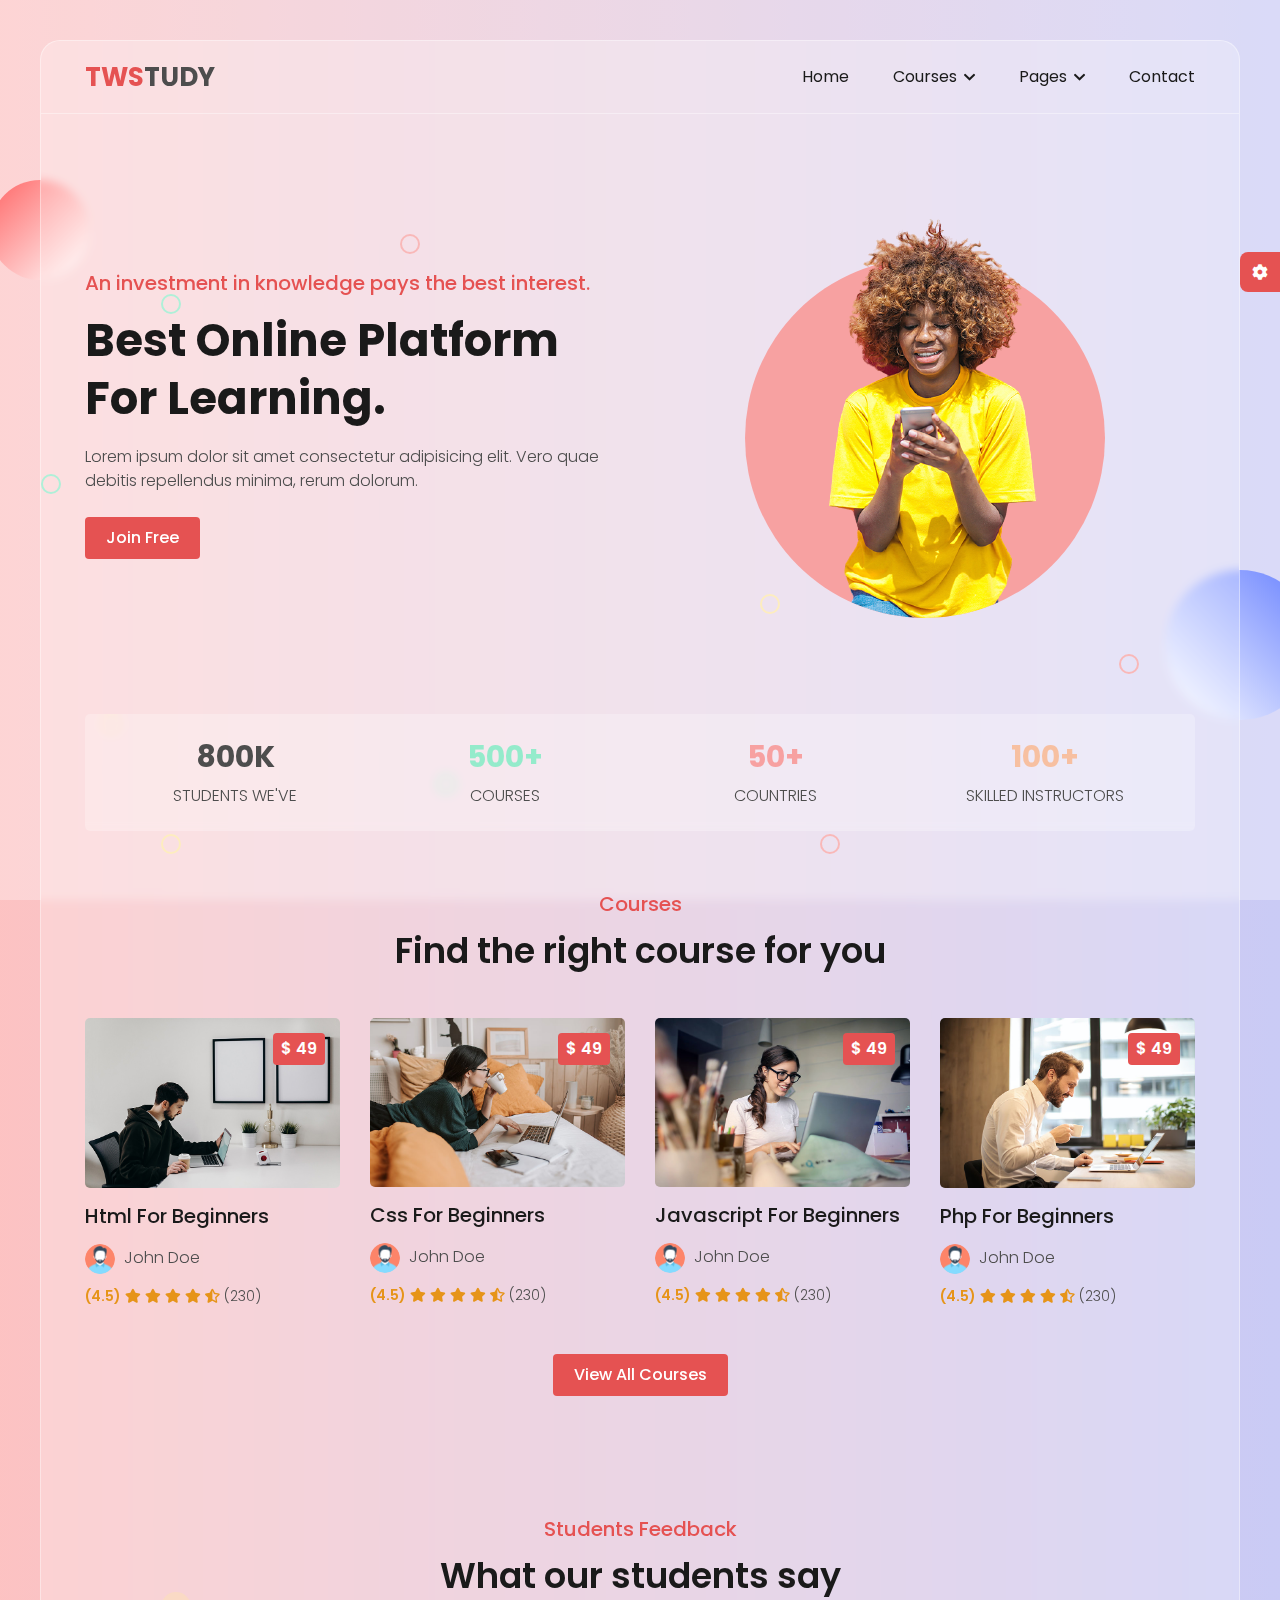
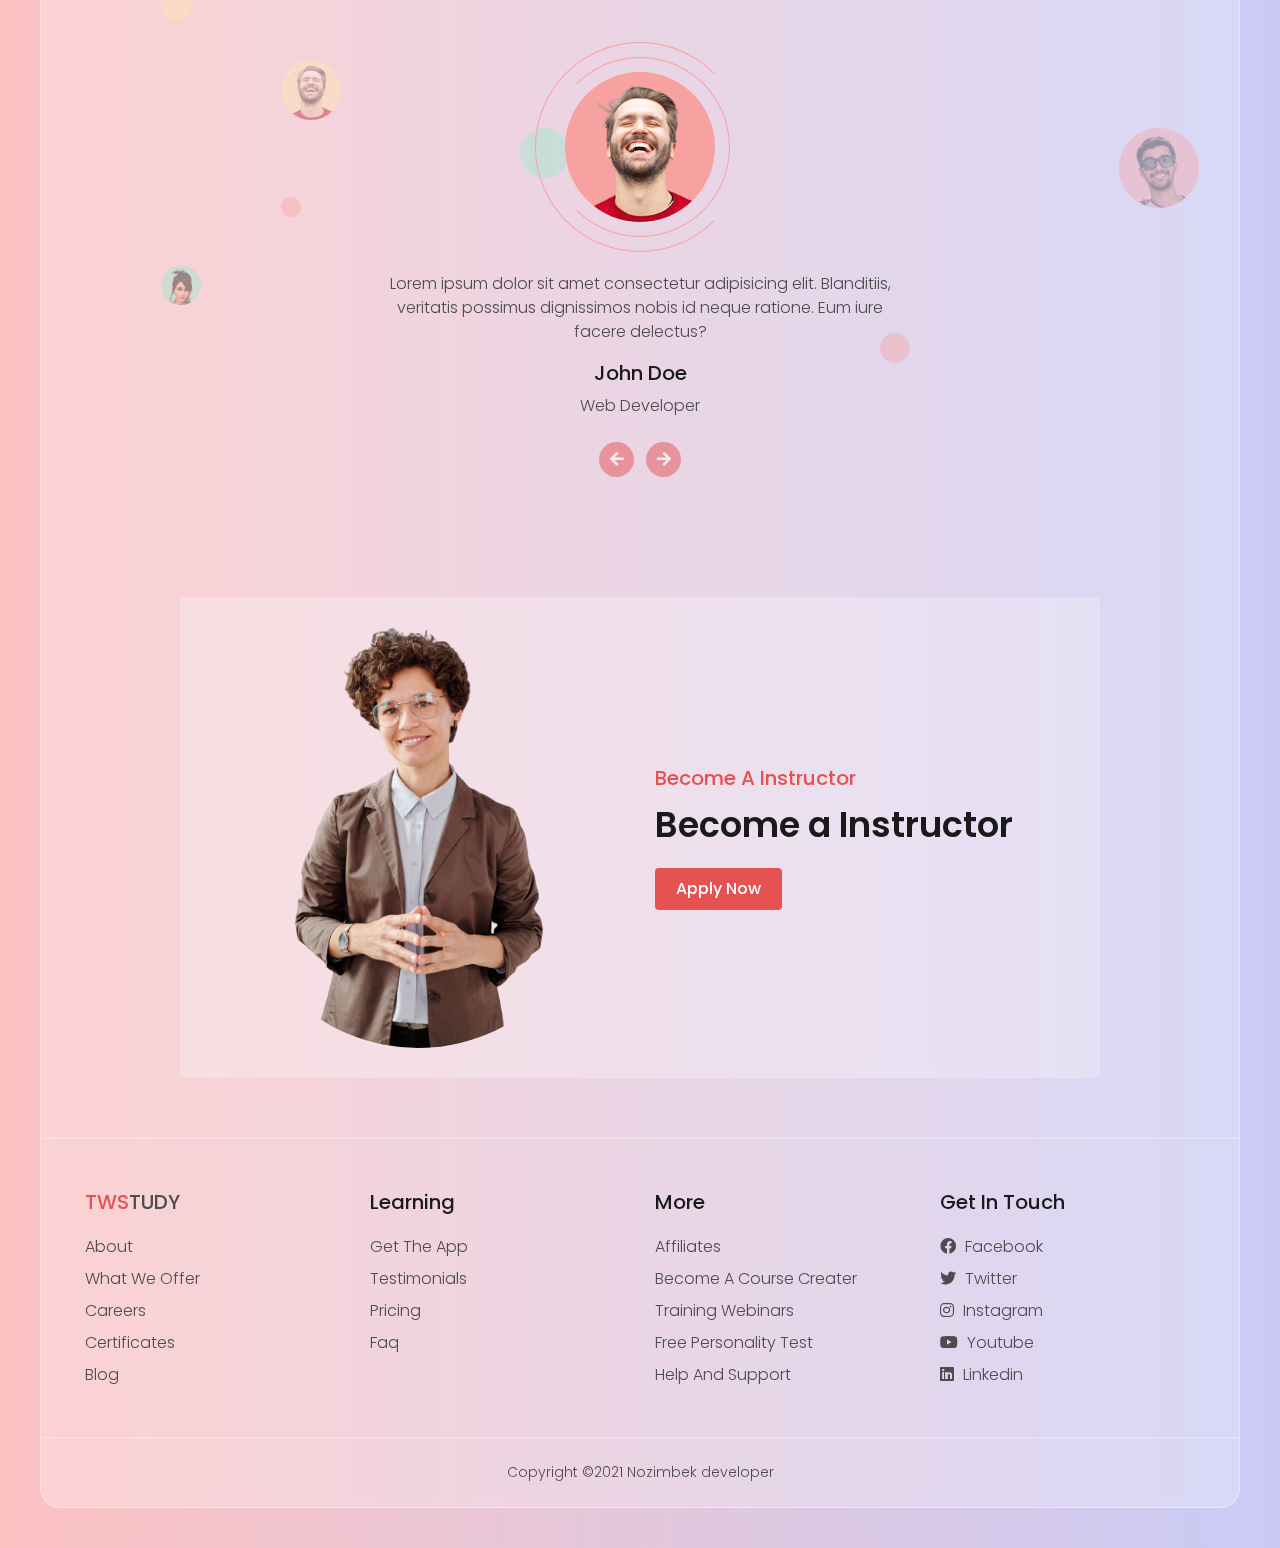
<file: index.html>
<!DOCTYPE html>
<html lang="en">

<head>
  <title> Twstudy </title>
  <meta charset="utf-8">
  <meta name="viewport" content="width=device-width, initial-scale=1.0">
  <link rel="stylesheet" href="css/font-awesome.css">
  <link rel="stylesheet" href="css/bootstrap.min.css">
  <link rel="stylesheet" href="css/style.css">
  <link rel="stylesheet" href="css/media.css">
  <link rel="stylesheet" class="js-color-style" href="css/colors/color-1.css">
  <link rel="stylesheet" class="js-glass-style" href="css/glass.css">
</head>

<body>
  
  <!-- Page loader start -->
  <div class="page-loader js-page-loader">
    <div></div>
  </div>
  <!-- Page loader end -->

  <!-------------- Main wrapper start ----------------->
  <div class="main__wrapper">

    <!-------- Header start ------->
    <header class="header">
      <div class="container">
        <div class="header__main d-flex justify-content-between align-items-center">
          <div class="header__logo">
            <a href="index.html"><span>tws</span>tudy</a>
          </div>
          <button type="button" class="header__hamburger-btn js-header-menu-toggler">
            <span></span>
          </button>
          <div class="header__backdrop js-header-backdrop"></div>
          <nav class="header__menu js-header-menu">
            <button type="button" class="header__close-btn js-header-menu-toggler">
              <i class="fas fa-times"></i>
            </button>
            <ul class="menu">
              <li class="menu__item"><a href="index.html">home</a></li>
              <li class="menu__item menu-item-has-children">
                <a href="#" class="js-toggle-sub-menu">courses <i class="fas fa-chevron-down"></i></a>
                <ul class="sub__menu js-sub-menu">
                  <li class="sub__menu-item"><a href="courses.html">course</a></li>
                  <li class="sub__menu-item"><a href="course-details.html">course details</a></li>
                </ul>
              </li>
              <li class="menu__item menu-item-has-children">
                <a href="#" class="js-toggle-sub-menu">pages <i class="fas fa-chevron-down"></i></a>
                <ul class="sub__menu js-sub-menu">
                  <li class="sub__menu-item"><a href="log-in.html">log in</a></li>
                  <li class="sub__menu-item"><a href="sign-up.html">sign up</a></li>
                </ul>
              </li>
              <li class="menu__item"><a href="contact.html">contact</a></li>
            </ul>
          </nav>
        </div>
      </div>
    </header>

    <!------------- Banner section start ---------------->
    <section class="banner__section d-flex align-items-center position-relative">
      <!-- bubble animation start -->
      <div class="bubble-animation">
        <div class="bubble-animation-item"></div>
        <div class="bubble-animation-item"></div>
        <div class="bubble-animation-item"></div>
        <div class="bubble-animation-item"></div>
        <div class="bubble-animation-item"></div>
        <div class="bubble-animation-item"></div>
        <div class="bubble-animation-item"></div>
        <div class="bubble-animation-item"></div>
        <div class="bubble-animation-item"></div>
      </div>
      <!-- bubble animation end -->
      <div class="container">
        <div class="row align-items-center">
          <div class="col-md-6">
            <div class="banner__text">
              <h2 class="mb-3">An investment in knowledge pays the best interest.</h2>
              <h1 class="mb-3 text-capitalize">best online platform for learning.</h1>
              <p class="mb-4">Lorem ipsum dolor sit amet consectetur adipisicing elit. Vero quae debitis repellendus
                minima, rerum dolorum.
              </p>
              <a href="#" class="btn btn__theme">join free</a>
            </div>
          </div>
          <div class="col-md-6 order-first order-md-last mb-5 mb-md-0">
            <div class="banner__img">
              <div class="circular__img">
                <div class="circular__img-inner">
                  <div class="circular__img-circle"></div>
                  <img src="img/banner-img.png" alt="" class="banner img">
                </div>
              </div>
            </div>
          </div>
        </div>
      </div>
    </section>

    <!---------------------- fun-facts-section start ------------------->
    <section class="fun__facts-section">
      <div class="container">
        <div class="box py-2">
          <div class="row text-center">
            <div class="col-md-6 col-lg-3">
              <div class="fun__facts-item">
                <h2 class="style-1">800k</h2>
                <p>students we've</p>
              </div>
            </div>
            <div class="col-md-6 col-lg-3">
              <div class="fun__facts-item">
                <h2 class="style-2">500+</h2>
                <p>courses</p>
              </div>
            </div>
            <div class="col-md-6 col-lg-3">
              <div class="fun__facts-item">
                <h2 class="style-3">50+</h2>
                <p>countries</p>
              </div>
            </div>
            <div class="col-md-6 col-lg-3">
              <div class="fun__facts-item">
                <h2 class="style-4">100+</h2>
                <p>skilled instructors</p>
              </div>
            </div>
          </div>
        </div>
      </div>
    </section>

    <!------------------------- Courses section start ---------------------------->
    <section class="courses__section section__padding">
      <div class="container">
        <div class="row justify-content-center">
          <div class="col-md-8">
            <div class="section__title text-center">
              <h2 class="title">courses</h2>
              <p class="sub-title">Find the right course for you</p>
            </div>
          </div>
        </div>
        <div class="row">
          <!----------------------------------------------------------->
          <div class="col-md-6 col-lg-3">
            <div class="courses__item">
              <a href="courses-detailes.html" class="link">
                <div class="courses__item-inner">
                  <div class="img-box">
                    <img src="img/courses/web-development/1.jpg" alt="course img">
                  </div>
                  <h3 class="title">html for beginners</h3>
                  <div class="instructor">
                    <img src="img/instructor/1.png" alt="instructor img">
                    <span class="instructor-name">john doe</span>
                  </div>
                  <div class="rating">
                    <span class="average-rating">(4.5)</span>
                    <span class="average-stars">
                      <i class="fas fa-star"></i>
                      <i class="fas fa-star"></i>
                      <i class="fas fa-star"></i>
                      <i class="fas fa-star"></i>
                      <i class="fas fa-star-half-alt"></i>
                    </span>
                    <span class="reviews">(230)</span>
                  </div>
                  <div class="price">$ 49</div>
                </div>
              </a>
            </div>
          </div>

          <div class="col-md-6 col-lg-3">
            <div class="courses__item">
              <a href="courses-detailes.html" class="link">
                <div class="courses__item-inner">
                  <div class="img-box">
                    <img src="img/courses/web-development/2.jpg" alt="course img">
                  </div>
                  <h3 class="title">css for beginners</h3>
                  <div class="instructor">
                    <img src="img/instructor/1.png" alt="instructor img">
                    <span class="instructor-name">john doe</span>
                  </div>
                  <div class="rating">
                    <span class="average-rating">(4.5)</span>
                    <span class="average-stars">
                      <i class="fas fa-star"></i>
                      <i class="fas fa-star"></i>
                      <i class="fas fa-star"></i>
                      <i class="fas fa-star"></i>
                      <i class="fas fa-star-half-alt"></i>
                    </span>
                    <span class="reviews">(230)</span>
                  </div>
                  <div class="price">$ 49</div>
                </div>
              </a>
            </div>
          </div>

          <div class="col-md-6 col-lg-3">
            <div class="courses__item">
              <a href="courses-detailes.html" class="link">
                <div class="courses__item-inner">
                  <div class="img-box">
                    <img src="img/courses/web-development/3.jpg" alt="course img">
                  </div>
                  <h3 class="title">Javascript for beginners</h3>
                  <div class="instructor">
                    <img src="img/instructor/1.png" alt="instructor img">
                    <span class="instructor-name">john doe</span>
                  </div>
                  <div class="rating">
                    <span class="average-rating">(4.5)</span>
                    <span class="average-stars">
                      <i class="fas fa-star"></i>
                      <i class="fas fa-star"></i>
                      <i class="fas fa-star"></i>
                      <i class="fas fa-star"></i>
                      <i class="fas fa-star-half-alt"></i>
                    </span>
                    <span class="reviews">(230)</span>
                  </div>
                  <div class="price">$ 49</div>
                </div>
              </a>
            </div>
          </div>

          <div class="col-md-6 col-lg-3">
            <div class="courses__item">
              <a href="courses-detailes.html" class="link">
                <div class="courses__item-inner">
                  <div class="img-box">
                    <img src="img/courses/web-development/4.jpg" alt="course img">
                  </div>
                  <h3 class="title">php for beginners</h3>
                  <div class="instructor">
                    <img src="img/instructor/1.png" alt="instructor img">
                    <span class="instructor-name">john doe</span>
                  </div>
                  <div class="rating">
                    <span class="average-rating">(4.5)</span>
                    <span class="average-stars">
                      <i class="fas fa-star"></i>
                      <i class="fas fa-star"></i>
                      <i class="fas fa-star"></i>
                      <i class="fas fa-star"></i>
                      <i class="fas fa-star-half-alt"></i>
                    </span>
                    <span class="reviews">(230)</span>
                  </div>
                  <div class="price">$ 49</div>
                </div>
              </a>
            </div>
          </div>

        </div>
        <div class="row">
          <div class="col-12 text-center mt-3">
            <a href="courses.html" class="btn btn__theme">view all courses</a>
          </div>
        </div>
      </div>
    </section>

    <!------------------------- Testimonials section start ---------------------------->
    <section class="testimonials__section section__padding position-relative">
      <div class="decoration__circle d-none d-lg-block">
        <div class="decoration__circle-item"></div>
        <div class="decoration__circle-item"></div>
        <div class="decoration__circle-item"></div>
        <div class="decoration__circle-item"></div>
      </div>
      <div class="decoration__imgs d-none d-lg-block">
        <img src="img/testimonial/1.png" alt="" class="decoration__imgs-item">
        <img src="img/testimonial/2.png" alt="" class="decoration__imgs-item">
        <img src="img/testimonial/3.png" alt="" class="decoration__imgs-item">
      </div>
      <div class="container">
        <div class="row justify-content-center">
          <div class="col-md-8">
            <div class="section__title text-center">
              <h2 class="title">students feedback</h2>
              <p class="sub-title">What our students say</p>
            </div>
          </div>
        </div>
        <div class="row justify-content-center">
          <div class="col-md-8 col-lg-6">
            <div class="img-box rounded-circle position-relative">
              <img src="img/testimonial/1.png" alt="" class="w-100 js-testimonial-img rounded-circle">
            </div>
            <div id="carouselOne" class="carousel slide text-center" data-bs-ride="carousel">
              <div class="carousel-inner mb-4">
                <div class="carousel-item active" data-js-testimonials-img="img/testimonial/1.png">
                  <div class="testimonials__item">
                    <p class="text-1">Lorem ipsum dolor sit amet consectetur adipisicing elit. Blanditiis, veritatis
                      possimus dignissimos nobis id neque ratione. Eum iure facere delectus?</p>
                    <h3>john doe</h3>
                    <p class="text-2">web developer</p>
                  </div>
                </div>
                <div class="carousel-item" data-js-testimonials-img="img/testimonial/2.png">
                  <div class="testimonials__item">
                    <p class="text-1">Lorem ipsum dolor sit amet consectetur adipisicing elit. Blanditiis, veritatis
                      possimus dignissimos nobis id neque ratione. Eum iure facere delectus?</p>
                    <h3>john doe</h3>
                    <p class="text-2">web developer</p>
                  </div>
                </div>
                <div class="carousel-item" data-js-testimonials-img="img/testimonial/3.png">
                  <div class="testimonials__item">
                    <p class="text-1">Lorem ipsum dolor sit amet consectetur adipisicing elit. Blanditiis, veritatis
                      possimus dignissimos nobis id neque ratione. Eum iure facere delectus?</p>
                    <h3>john doe</h3>
                    <p class="text-2">web developer</p>
                  </div>
                </div>
              </div>
              <button class="carousel-control-prev" type="button" data-bs-target="#carouselOne" data-bs-slide="prev">
                <i class="fas fa-arrow-left"></i>
              </button>
              <button class="carousel-control-next" type="button" data-bs-target="#carouselOne" data-bs-slide="next">
                <i class="fas fa-arrow-right"></i>
                <span class="visually-hidden">Next</span>
              </button>
            </div>
          </div>
        </div>
      </div>
    </section>

    <!------------------------ Become a instructor section start ------------------------->
    <section class="bai__section section__padding">
      <div class="container">
        <div class="row justify-content-center">
          <div class="col-xl-10">
            <div class="box">
              <div class="row align-items-center">
                <div class="col-md-6 mb-4 m-md-0">
                  <div class="circular__img">
                    <div class="circular__img-inner">
                      <div class="circular__img-circle"></div>
                      <img src="img/bai-img.png" alt="">
                    </div>
                  </div>
                </div>
                <div class="col-md-6">
                  <div class="section__title m-0">
                    <h2 class="title">become a instructor</h2>
                    <p class="sub-title">Become a Instructor</p>
                  </div>
                  <a href="#" class="btn btn__theme">apply now</a>
                </div>
              </div>
            </div>
          </div>
        </div>
      </div>
    </section>

    <!------------------------- Footer start ---------------------->
    <footer class="footer">
      <div class="footer__top">
        <div class="container">
          <div class="row">
            <div class="col-sm-6 col-lg-3">
              <div class="footer__item">
                <h3 class="footer__logo"><span>tws</span>tudy</h3>
                <ul>
                  <li><a href="#">about</a></li>
                  <li><a href="#">what we offer</a></li>
                  <li><a href="#">careers</a></li>
                  <li><a href="#">certificates</a></li>
                  <li><a href="#">blog</a></li>
                </ul>
              </div>
            </div>
            <div class="col-sm-6 col-lg-3">
              <div class="footer__item">
                <h3>learning</h3>
                <ul>
                  <li><a href="#">get the app</a></li>
                  <li><a href="#">testimonials</a></li>
                  <li><a href="#">pricing</a></li>
                  <li><a href="#">faq</a></li>
                </ul>
              </div>
            </div>
            <div class="col-sm-6 col-lg-3">
              <div class="footer__item">
                <h3>more</h3>
                <ul>
                  <li><a href="#">affiliates</a></li>
                  <li><a href="#">become a course creater</a></li>
                  <li><a href="#">training webinars</a></li>
                  <li><a href="#">free personality test</a></li>
                  <li><a href="#">help and support</a></li>
                </ul>
              </div>
            </div>
            <div class="col-sm-6 col-lg-3">
              <div class="footer__item">
                <h3>get in touch</h3>
                <ul>
                  <li><a href="#"><i class="fab fa-facebook social-icon"></i> facebook</a></li>
                  <li><a href="#"><i class="fab fa-twitter social-icon"></i> twitter</a></li>
                  <li><a href="#"><i class="fab fa-instagram social-icon"></i> instagram</a></li>
                  <li><a href="#"><i class="fab fa-youtube social-icon"></i> youtube</a></li>
                  <li><a href="#"><i class="fab fa-linkedin social-icon"></i> linkedin</a></li>
                </ul>
              </div>
            </div>
          </div>
        </div>
      </div>
      <div class="footer__bottom">
        <div class="container">
          <p class="m-0 py-4 text-center">Copyright &copy;2021 Nozimbek developer</p>
        </div>
      </div>
    </footer>

  </div>

  <!--------------------------- Style switcher start ----------------------------->
  <div class="style-switcher js-style-switcher">
    <div class="style-switcher-toggler js-style-switcher-toggler">
      <i class="fas fa-cog"></i>
    </div>
    <h3>Style Switcher</h3>
    <div class="style-switcher-item">
      <p class="mb-2">Theme Colors</p>
      <!---- Theme colors ----->
      <div class="theme-colors js-theme-colors">
        <button type="button" data-js-theme-color="color-1" class="js-theme-color-item color-1"></button>
        <button type="button" data-js-theme-color="color-2" class="js-theme-color-item color-2"></button>
        <button type="button" data-js-theme-color="color-3" class="js-theme-color-item color-3"></button>
        <button type="button" data-js-theme-color="color-4" class="js-theme-color-item color-4"></button>
        <button type="button" data-js-theme-color="color-5" class="js-theme-color-item color-5"></button>
      </div>
    </div>
    <div class="style-switcher-item">
      <div class="form-chek form-switch">
        <input class="form-check-input js-dark-mode" type="checkbox" role="switch" id="dark-mode">
        <label class="form-check-label" for="dark-mode">Dark Mode</label>
      </div>
    </div>
    <div class="style-switcher-item">
      <div class="form-chek form-switch">
        <input class="form-check-input js-glass-effect" type="checkbox" role="switch" id="glass-effect">
        <label class="form-check-label" for="glass-effect">Glass Efect</label>
      </div>
    </div>
  </div>

  <script src="js/bootstrap.bundle.min.js"></script>
  <script src="js/main.js"></script>
</body>

</html>
</file>
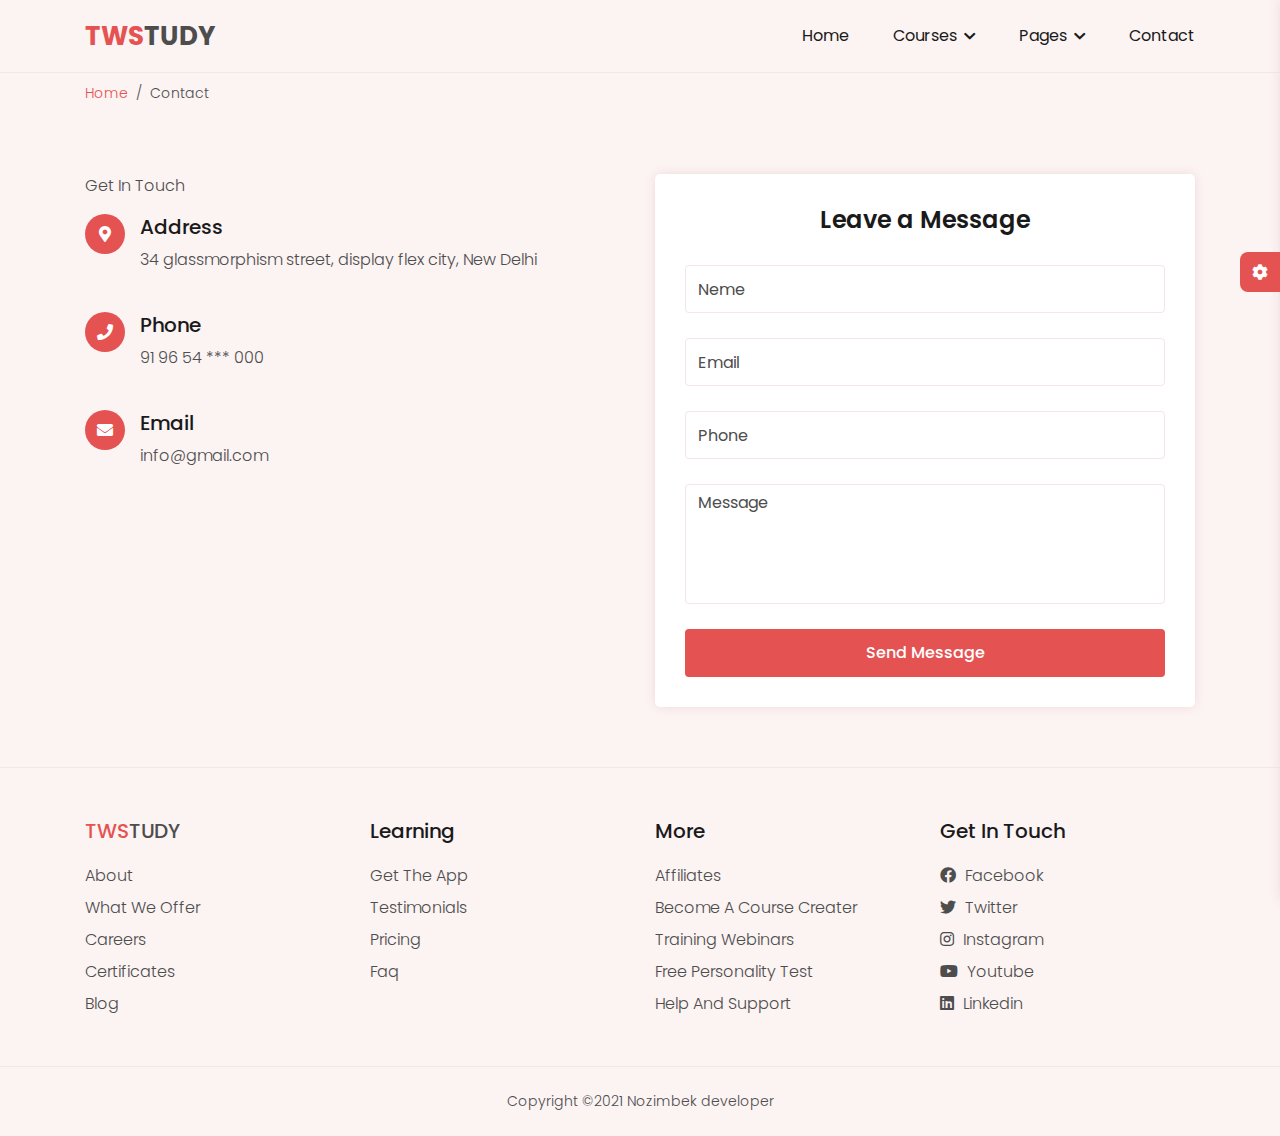
<file: contact.html>
<!DOCTYPE html>
<html lang="en">

<head>
    <title> Contact </title>
    <meta charset="utf-8">
    <meta name="viewport" content="width=device-width, initial-scale=1.0">
    <link rel="stylesheet" href="css/font-awesome.css">
    <link rel="stylesheet" href="css/bootstrap.min.css">
    <link rel="stylesheet" href="css/style.css">
    <link rel="stylesheet" href="css/media.css">
    <link rel="stylesheet" class="js-color-style" href="css/colors/color-1.css">
    <link rel="stylesheet" class="js-glass-style" href="css/glass.css" disabled>
</head>

<body>

    <!-- Page loader start -->
    <div class="page-loader js-page-loader">
        <div></div>
    </div>
    <!-- Page loader end -->

    <!-------------- Main wrapper start ----------------->
    <div class="main__wrapper">
        <!-------- Header start ------->
        <header class="header">
            <div class="container">
                <div class="header__main d-flex justify-content-between align-items-center">
                    <div class="header__logo">
                        <a href="index.html"><span>tws</span>tudy</a>
                    </div>
                    <button type="button" class="header__hamburger-btn js-header-menu-toggler">
                        <span></span>
                    </button>
                    <div class="header__backdrop js-header-backdrop"></div>
                    <nav class="header__menu js-header-menu">
                        <button type="button" class="header__close-btn js-header-menu-toggler">
                            <i class="fas fa-times"></i>
                        </button>
                        <ul class="menu">
                            <li class="menu__item"><a href="index.html">home</a></li>
                            <li class="menu__item menu-item-has-children">
                                <a href="#" class="js-toggle-sub-menu">courses <i class="fas fa-chevron-down"></i></a>
                                <ul class="sub__menu js-sub-menu">
                                    <li class="sub__menu-item"><a href="courses.html">course</a></li>
                                    <li class="sub__menu-item"><a href="course-details.html">course details</a></li>
                                </ul>
                            </li>
                            <li class="menu__item menu-item-has-children">
                                <a href="#" class="js-toggle-sub-menu">pages <i class="fas fa-chevron-down"></i></a>
                                <ul class="sub__menu js-sub-menu">
                                    <li class="sub__menu-item"><a href="log-in.html">log in</a></li>
                                    <li class="sub__menu-item"><a href="sign-up.html">sign up</a></li>
                                </ul>
                            </li>
                            <li class="menu__item"><a href="contact.html">contact</a></li>
                        </ul>
                    </nav>
                </div>
            </div>
        </header>

        <!--------------- Breadcrumb start ---------------->
        <div class="breadcrumb__nav">
            <div class="container">
                <nav aria-label="breadcrumb">
                    <ol class="breadcrumb mb-0">
                        <li class="breadcrumb-item"><a href="index.html">Home</a></li>
                        <li class="breadcrumb-item active" aria-current="page">contact</li>
                    </ol>
                </nav>
            </div>
        </div>
        <!--------------------- Conatact section start ---------------->
        <section class="contact-section section__padding">
            <div class="container">
                <div class="row">
                    <div class="col-md-6">
                        <div class="section-title">
                            <p class="sub-title">Get In Touch</p>
                        </div>
                        <div class="contact-items">
                            <div class="contact-item">
                                <div class="icon-box"><i class="fas fa-map-marker-alt"></i></div>
                                <h3>Address</h3>
                                <p>34 glassmorphism street, display flex city, New Delhi</p>
                            </div>
                            <div class="contact-item">
                                <div class="icon-box"><i class="fas fa-phone"></i></div>
                                <h3>Phone</h3>
                                <p>91 96 54 *** 000</p>
                            </div>
                            <div class="contact-item">
                                <div class="icon-box"><i class="fas fa-envelope"></i></div>
                                <h3>Email</h3>
                                <p>info@gmail.com</p>
                            </div>
                        </div>
                    </div>
                    <div class="col-md-6">
                        <div class="contact-form box">
                            <h2 class="form-title text-center">Leave a Message</h2>
                            <form action="">
                                <div class="form-group">
                                    <input type="text" class="form-control" placeholder="Neme">
                                </div>
                                <div class="form-group">
                                    <input type="text" class="form-control" placeholder="Email">
                                </div>
                                <div class="form-group">
                                    <input type="text" class="form-control" placeholder="Phone">
                                </div>
                                <div class="form-group">
                                    <textarea class="form-control" placeholder="Message"></textarea>
                                </div>
                                <button type="submit" class="btn btn-block btn__theme btn-form">send message</button>
                            </form>
                        </div>
                    </div>
                </div>
            </div>
        </section>

        <!------------------------- Footer start ---------------------->
        <footer class="footer">
            <div class="footer__top">
                <div class="container">
                    <div class="row">
                        <div class="col-sm-6 col-lg-3">
                            <div class="footer__item">
                                <h3 class="footer__logo"><span>tws</span>tudy</h3>
                                <ul>
                                    <li><a href="#">about</a></li>
                                    <li><a href="#">what we offer</a></li>
                                    <li><a href="#">careers</a></li>
                                    <li><a href="#">certificates</a></li>
                                    <li><a href="#">blog</a></li>
                                </ul>
                            </div>
                        </div>
                        <div class="col-sm-6 col-lg-3">
                            <div class="footer__item">
                                <h3>learning</h3>
                                <ul>
                                    <li><a href="#">get the app</a></li>
                                    <li><a href="#">testimonials</a></li>
                                    <li><a href="#">pricing</a></li>
                                    <li><a href="#">faq</a></li>
                                </ul>
                            </div>
                        </div>
                        <div class="col-sm-6 col-lg-3">
                            <div class="footer__item">
                                <h3>more</h3>
                                <ul>
                                    <li><a href="#">affiliates</a></li>
                                    <li><a href="#">become a course creater</a></li>
                                    <li><a href="#">training webinars</a></li>
                                    <li><a href="#">free personality test</a></li>
                                    <li><a href="#">help and support</a></li>
                                </ul>
                            </div>
                        </div>
                        <div class="col-sm-6 col-lg-3">
                            <div class="footer__item">
                                <h3>get in touch</h3>
                                <ul>
                                    <li><a href="#"><i class="fab fa-facebook social-icon"></i> facebook</a></li>
                                    <li><a href="#"><i class="fab fa-twitter social-icon"></i> twitter</a></li>
                                    <li><a href="#"><i class="fab fa-instagram social-icon"></i> instagram</a></li>
                                    <li><a href="#"><i class="fab fa-youtube social-icon"></i> youtube</a></li>
                                    <li><a href="#"><i class="fab fa-linkedin social-icon"></i> linkedin</a></li>
                                </ul>
                            </div>
                        </div>
                    </div>
                </div>
            </div>
            <div class="footer__bottom">
                <div class="container">
                    <p class="m-0 py-4 text-center">Copyright &copy;2021 Nozimbek developer</p>
                </div>
            </div>
        </footer>
    </div>

    <!--------------------------- Style switcher start ----------------------------->
    <div class="style-switcher js-style-switcher">
        <div class="style-switcher-toggler js-style-switcher-toggler">
            <i class="fas fa-cog"></i>
        </div>
        <h3>Style Switcher</h3>
        <div class="style-switcher-item">
            <p class="mb-2">Theme Colors</p>
            <!---- Theme colors ----->
            <div class="theme-colors js-theme-colors">
                <button type="button" data-js-theme-color="color-1" class="js-theme-color-item color-1"></button>
                <button type="button" data-js-theme-color="color-2" class="js-theme-color-item color-2"></button>
                <button type="button" data-js-theme-color="color-3" class="js-theme-color-item color-3"></button>
                <button type="button" data-js-theme-color="color-4" class="js-theme-color-item color-4"></button>
                <button type="button" data-js-theme-color="color-5" class="js-theme-color-item color-5"></button>
            </div>
        </div>
        <div class="style-switcher-item">
            <div class="form-chek form-switch">
                <input class="form-check-input js-dark-mode" type="checkbox" role="switch" id="dark-mode">
                <label class="form-check-label" for="dark-mode">Dark Mode</label>
            </div>
        </div>
        <div class="style-switcher-item">
            <div class="form-chek form-switch">
                <input class="form-check-input js-glass-effect" type="checkbox" role="switch" id="glass-effect">
                <label class="form-check-label" for="glass-effect">Glass Efect</label>
            </div>
        </div>
    </div>


    <script src="js/bootstrap.bundle.min.js"></script>
    <script src="js/main.js"></script>
</body>

</html>
</file>
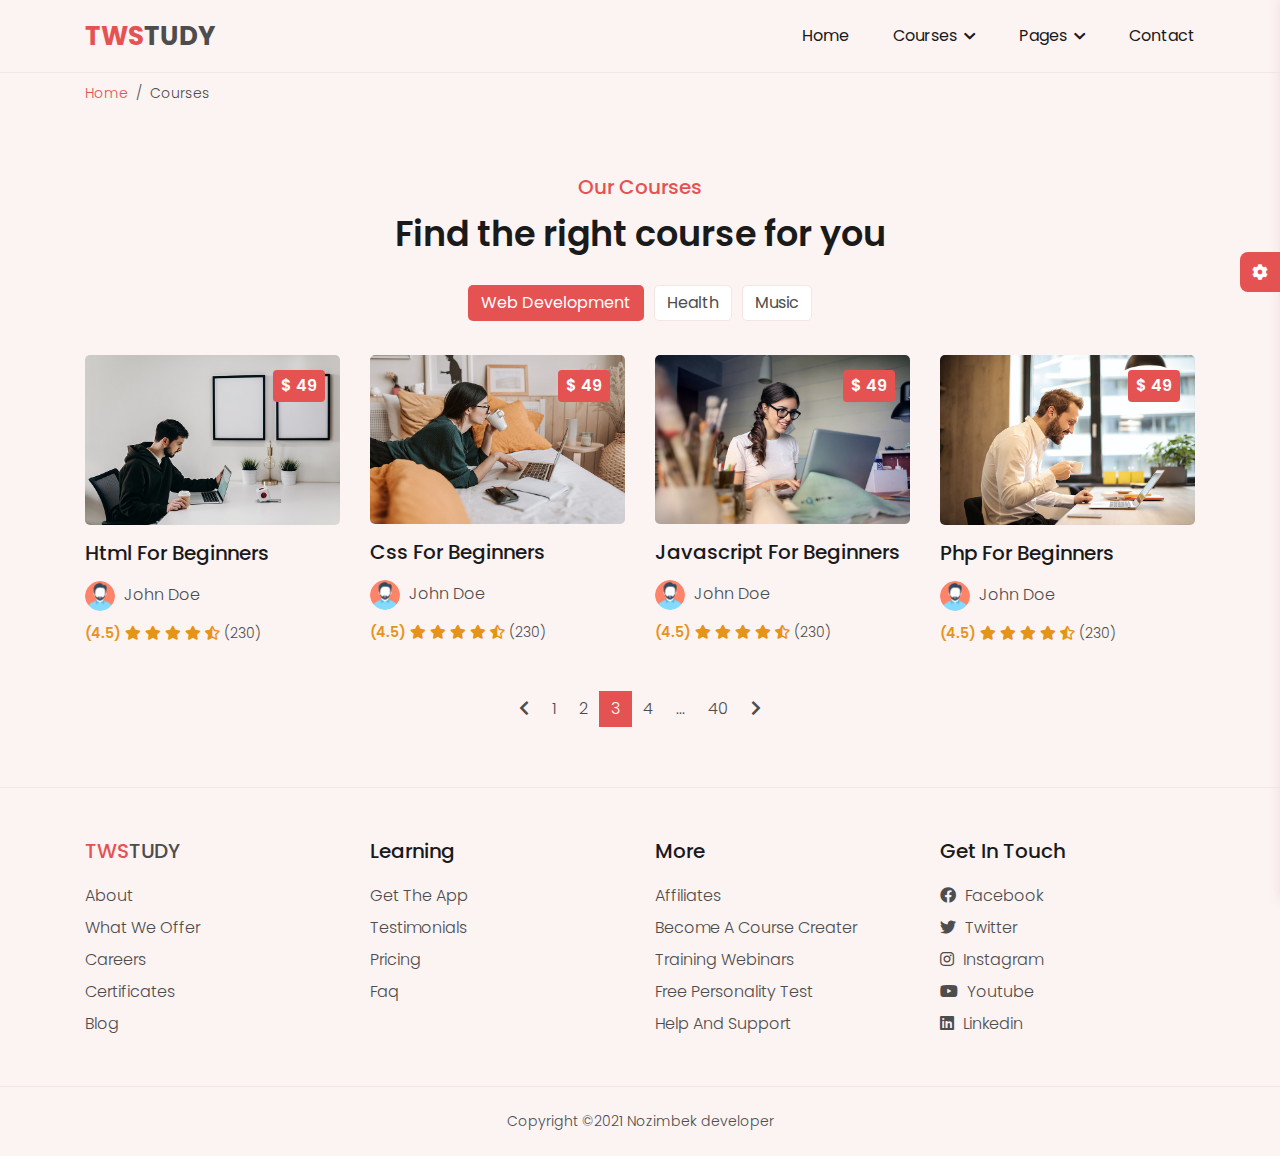
<file: courses.html>
<!DOCTYPE html>
<html lang="en">

<head>
    <title> Courses </title>
    <meta charset="utf-8">
    <meta name="viewport" content="width=device-width, initial-scale=1.0">
    <link rel="stylesheet" href="css/font-awesome.css">
    <link rel="stylesheet" href="css/bootstrap.min.css">
    <link rel="stylesheet" href="css/style.css">
    <link rel="stylesheet" href="css/media.css">
    <link rel="stylesheet" class="js-color-style" href="css/colors/color-1.css">
    <link rel="stylesheet" class="js-glass-style" href="css/glass.css" disabled>
</head>

<body>

    <!-- Page loader start -->
    <div class="page-loader js-page-loader">
        <div></div>
    </div>
    <!-- Page loader end -->

    <!-------------- Main wrapper start ----------------->
    <div class="main__wrapper">
        <!----------------- Header start ------------->
        <header class="header">
            <div class="container">
                <div class="header__main d-flex justify-content-between align-items-center">
                    <div class="header__logo">
                        <a href="index.html"><span>tws</span>tudy</a>
                    </div>
                    <button type="button" class="header__hamburger-btn js-header-menu-toggler">
                        <span></span>
                    </button>
                    <div class="header__backdrop js-header-backdrop"></div>
                    <nav class="header__menu js-header-menu">
                        <button type="button" class="header__close-btn js-header-menu-toggler">
                            <i class="fas fa-times"></i>
                        </button>
                        <ul class="menu">
                            <li class="menu__item"><a href="index.html">home</a></li>
                            <li class="menu__item menu-item-has-children">
                                <a href="#" class="js-toggle-sub-menu">courses <i class="fas fa-chevron-down"></i></a>
                                <ul class="sub__menu js-sub-menu">
                                    <li class="sub__menu-item"><a href="courses.html">course</a></li>
                                    <li class="sub__menu-item"><a href="course-details.html">course details</a></li>
                                </ul>
                            </li>
                            <li class="menu__item menu-item-has-children">
                                <a href="#" class="js-toggle-sub-menu">pages <i class="fas fa-chevron-down"></i></a>
                                <ul class="sub__menu js-sub-menu">
                                    <li class="sub__menu-item"><a href="log-in.html">log in</a></li>
                                    <li class="sub__menu-item"><a href="sign-up.html">sign up</a></li>
                                </ul>
                            </li>
                            <li class="menu__item"><a href="contact.html">contact</a></li>
                        </ul>
                    </nav>
                </div>
            </div>
        </header>

        <!--------------- Breadcrumb start ---------------->
        <div class="breadcrumb__nav">
            <div class="container">
                <nav aria-label="breadcrumb">
                    <ol class="breadcrumb mb-0">
                        <li class="breadcrumb-item"><a href="index.html">Home</a></li>
                        <li class="breadcrumb-item active" aria-current="page">courses</li>
                    </ol>
                </nav>
            </div>
        </div>

        <!----------------- Courses section start ---------------------------->
        <section class="courses__section section__padding">
            <div class="container">
                <div class="row justify-content-center">
                    <div class="col-md-8">
                        <div class="section__title text-center mb-4">
                            <h2 class="title">our courses</h2>
                            <p class="sub-title">Find the right course for you</p>
                        </div>
                    </div>
                </div>
                <div class="row">
                    <div class="col-12">
                        <nav>
                            <div class="nav nav-tabs border-0 justify-content-center mb-4" id="nav-tab" role="tablist">
                                <button class="nav-link active" id="web-development-tab" data-bs-toggle="tab"
                                    data-bs-target="#web-development" type="button" role="tab"
                                    aria-controls="web-development" aria-selected="true">web development</button>
                                <button class="nav-link" id="health-tab" data-bs-toggle="tab" data-bs-target="#health"
                                    type="button" role="tab" aria-controls="health"
                                    aria-selected="false">health</button>
                                <button class="nav-link" id="music-tab" data-bs-toggle="tab" data-bs-target="#music"
                                    type="button" role="tab" aria-controls="music" aria-selected="false">music</button>
                            </div>
                        </nav>
                        <div class="tab-content" id="nav-tabContent">
                            <div class="tab-pane fade show active" id="web-development" role="tabpanel"
                                aria-labelledby="web-development-tab">
                                <div class="row justify-content-center">
                                    <!--------------------------------------------->
                                    <div class="col-md-6 col-lg-3">
                                        <div class="courses__item">
                                            <a href="courses-detailes.html" class="link">
                                                <div class="courses__item-inner">
                                                    <div class="img-box">
                                                        <img src="img/courses/web-development/1.jpg" alt="course img">
                                                    </div>
                                                    <h3 class="title">html for beginners</h3>
                                                    <div class="instructor">
                                                        <img src="img/instructor/1.png" alt="instructor img">
                                                        <span class="instructor-name">john doe</span>
                                                    </div>
                                                    <div class="rating">
                                                        <span class="average-rating">(4.5)</span>
                                                        <span class="average-stars">
                                                            <i class="fas fa-star"></i>
                                                            <i class="fas fa-star"></i>
                                                            <i class="fas fa-star"></i>
                                                            <i class="fas fa-star"></i>
                                                            <i class="fas fa-star-half-alt"></i>
                                                        </span>
                                                        <span class="reviews">(230)</span>
                                                    </div>
                                                    <div class="price">$ 49</div>
                                                </div>
                                            </a>
                                        </div>
                                    </div>
                                    <!--------------------------------------------->
                                    <div class="col-md-6 col-lg-3">
                                        <div class="courses__item">
                                            <a href="courses-detailes.html" class="link">
                                                <div class="courses__item-inner">
                                                    <div class="img-box">
                                                        <img src="img/courses/web-development/2.jpg" alt="course img">
                                                    </div>
                                                    <h3 class="title">css for beginners</h3>
                                                    <div class="instructor">
                                                        <img src="img/instructor/1.png" alt="instructor img">
                                                        <span class="instructor-name">john doe</span>
                                                    </div>
                                                    <div class="rating">
                                                        <span class="average-rating">(4.5)</span>
                                                        <span class="average-stars">
                                                            <i class="fas fa-star"></i>
                                                            <i class="fas fa-star"></i>
                                                            <i class="fas fa-star"></i>
                                                            <i class="fas fa-star"></i>
                                                            <i class="fas fa-star-half-alt"></i>
                                                        </span>
                                                        <span class="reviews">(230)</span>
                                                    </div>
                                                    <div class="price">$ 49</div>
                                                </div>
                                            </a>
                                        </div>
                                    </div>
                                    <!--------------------------------------------->
                                    <div class="col-md-6 col-lg-3">
                                        <div class="courses__item">
                                            <a href="courses-detailes.html" class="link">
                                                <div class="courses__item-inner">
                                                    <div class="img-box">
                                                        <img src="img/courses/web-development/3.jpg" alt="course img">
                                                    </div>
                                                    <h3 class="title">Javascript for beginners</h3>
                                                    <div class="instructor">
                                                        <img src="img/instructor/1.png" alt="instructor img">
                                                        <span class="instructor-name">john doe</span>
                                                    </div>
                                                    <div class="rating">
                                                        <span class="average-rating">(4.5)</span>
                                                        <span class="average-stars">
                                                            <i class="fas fa-star"></i>
                                                            <i class="fas fa-star"></i>
                                                            <i class="fas fa-star"></i>
                                                            <i class="fas fa-star"></i>
                                                            <i class="fas fa-star-half-alt"></i>
                                                        </span>
                                                        <span class="reviews">(230)</span>
                                                    </div>
                                                    <div class="price">$ 49</div>
                                                </div>
                                            </a>
                                        </div>
                                    </div>
                                    <!--------------------------------------------->
                                    <div class="col-md-6 col-lg-3">
                                        <div class="courses__item">
                                            <a href="courses-detailes.html" class="link">
                                                <div class="courses__item-inner">
                                                    <div class="img-box">
                                                        <img src="img/courses/web-development/4.jpg" alt="course img">
                                                    </div>
                                                    <h3 class="title">php for beginners</h3>
                                                    <div class="instructor">
                                                        <img src="img/instructor/1.png" alt="instructor img">
                                                        <span class="instructor-name">john doe</span>
                                                    </div>
                                                    <div class="rating">
                                                        <span class="average-rating">(4.5)</span>
                                                        <span class="average-stars">
                                                            <i class="fas fa-star"></i>
                                                            <i class="fas fa-star"></i>
                                                            <i class="fas fa-star"></i>
                                                            <i class="fas fa-star"></i>
                                                            <i class="fas fa-star-half-alt"></i>
                                                        </span>
                                                        <span class="reviews">(230)</span>
                                                    </div>
                                                    <div class="price">$ 49</div>
                                                </div>
                                            </a>
                                        </div>
                                    </div>

                                </div>
                            </div>
                            <div class="tab-pane fade" id="health" role="tabpanel" aria-labelledby="health-tab">
                                <div class="row justify-content-center">
                                    <!--------------------------------------------->
                                    <div class="col-md-6 col-lg-3">
                                        <div class="courses__item">
                                            <a href="courses-detailes.html" class="link">
                                                <div class="courses__item-inner">
                                                    <div class="img-box">
                                                        <img src="img/courses/health/1.jpg" alt="course img">
                                                    </div>
                                                    <h3 class="title">weight loss course</h3>
                                                    <div class="instructor">
                                                        <img src="img/instructor/1.png" alt="instructor img">
                                                        <span class="instructor-name">john doe</span>
                                                    </div>
                                                    <div class="rating">
                                                        <span class="average-rating">(4.5)</span>
                                                        <span class="average-stars">
                                                            <i class="fas fa-star"></i>
                                                            <i class="fas fa-star"></i>
                                                            <i class="fas fa-star"></i>
                                                            <i class="fas fa-star"></i>
                                                            <i class="fas fa-star-half-alt"></i>
                                                        </span>
                                                        <span class="reviews">(230)</span>
                                                    </div>
                                                    <div class="price">$ 49</div>
                                                </div>
                                            </a>
                                        </div>
                                    </div>
                                    <!--------------------------------------------->
                                    <div class="col-md-6 col-lg-3">
                                        <div class="courses__item">
                                            <a href="courses-detailes.html" class="link">
                                                <div class="courses__item-inner">
                                                    <div class="img-box">
                                                        <img src="img/courses/health/2.jpg" alt="course img">
                                                    </div>
                                                    <h3 class="title">weight loss nutrition guide</h3>
                                                    <div class="instructor">
                                                        <img src="img/instructor/1.png" alt="instructor img">
                                                        <span class="instructor-name">john doe</span>
                                                    </div>
                                                    <div class="rating">
                                                        <span class="average-rating">(4.5)</span>
                                                        <span class="average-stars">
                                                            <i class="fas fa-star"></i>
                                                            <i class="fas fa-star"></i>
                                                            <i class="fas fa-star"></i>
                                                            <i class="fas fa-star"></i>
                                                            <i class="fas fa-star-half-alt"></i>
                                                        </span>
                                                        <span class="reviews">(230)</span>
                                                    </div>
                                                    <div class="price">$ 49</div>
                                                </div>
                                            </a>
                                        </div>
                                    </div>

                                </div>
                            </div>
                            <div class="tab-pane fade" id="music" role="tabpanel" aria-labelledby="music-tab">
                                <div class="row justify-content-center">
                                    <!--------------------------------------------->
                                    <div class="col-md-6 col-lg-3">
                                        <div class="courses__item">
                                            <a href="courses-detailes.html" class="link">
                                                <div class="courses__item-inner">
                                                    <div class="img-box">
                                                        <img src="img/courses/music/1.jpg" alt="course img">
                                                    </div>
                                                    <h3 class="title">become a singer</h3>
                                                    <div class="instructor">
                                                        <img src="img/instructor/1.png" alt="instructor img">
                                                        <span class="instructor-name">john doe</span>
                                                    </div>
                                                    <div class="rating">
                                                        <span class="average-rating">(4.5)</span>
                                                        <span class="average-stars">
                                                            <i class="fas fa-star"></i>
                                                            <i class="fas fa-star"></i>
                                                            <i class="fas fa-star"></i>
                                                            <i class="fas fa-star"></i>
                                                            <i class="fas fa-star-half-alt"></i>
                                                        </span>
                                                        <span class="reviews">(230)</span>
                                                    </div>
                                                    <div class="price">$ 49</div>
                                                </div>
                                            </a>
                                        </div>
                                    </div>
                                    <!--------------------------------------------->
                                    <div class="col-md-6 col-lg-3">
                                        <div class="courses__item">
                                            <a href="courses-detailes.html" class="link">
                                                <div class="courses__item-inner">
                                                    <div class="img-box">
                                                        <img src="img/courses/music/2.jpg" alt="course img">
                                                    </div>
                                                    <h3 class="title">become a guiter master</h3>
                                                    <div class="instructor">
                                                        <img src="img/instructor/1.png" alt="instructor img">
                                                        <span class="instructor-name">john doe</span>
                                                    </div>
                                                    <div class="rating">
                                                        <span class="average-rating">(4.5)</span>
                                                        <span class="average-stars">
                                                            <i class="fas fa-star"></i>
                                                            <i class="fas fa-star"></i>
                                                            <i class="fas fa-star"></i>
                                                            <i class="fas fa-star"></i>
                                                            <i class="fas fa-star-half-alt"></i>
                                                        </span>
                                                        <span class="reviews">(230)</span>
                                                    </div>
                                                    <div class="price">$ 49</div>
                                                </div>
                                            </a>
                                        </div>
                                    </div>
                                </div>
                            </div>
                        </div>
                    </div>
                </div>
                <div class="row">
                    <div class="col-12 mt-3">
                        <!------------------ Pagination ----------------->
                        <nav aria-label="Page navigation">
                            <ul class="pagination justify-content-center">
                                <li class="page-item">
                                    <a href="#" class="page-link" aria-label="Previous">
                                        <i class="fas fa-chevron-left"></i>
                                    </a>
                                </li>
                                <li class="page-item"><a href="#" class="page-link">1</a></li>
                                <li class="page-item"><a href="#" class="page-link">2</a></li>
                                <li class="page-item active"><a href="#" class="page-link">3</a></li>
                                <li class="page-item"><a href="#" class="page-link">4</a></li>
                                <li class="page-item disabled"><a href="#" class="page-link">...</a></li>
                                <li class="page-item"><a href="#" class="page-link">40</a></li>
                                <li class="page-item">
                                    <a href="#" class="page-link" aria-label="Next">
                                        <i class="fas fa-chevron-right"></i>
                                    </a>
                                </li>
                            </ul>
                        </nav>
                    </div>
                </div>
            </div>
        </section>


        <!------------------------- Footer start ---------------------->
        <footer class="footer">
            <div class="footer__top">
                <div class="container">
                    <div class="row">
                        <div class="col-sm-6 col-lg-3">
                            <div class="footer__item">
                                <h3 class="footer__logo"><span>tws</span>tudy</h3>
                                <ul>
                                    <li><a href="#">about</a></li>
                                    <li><a href="#">what we offer</a></li>
                                    <li><a href="#">careers</a></li>
                                    <li><a href="#">certificates</a></li>
                                    <li><a href="#">blog</a></li>
                                </ul>
                            </div>
                        </div>
                        <div class="col-sm-6 col-lg-3">
                            <div class="footer__item">
                                <h3>learning</h3>
                                <ul>
                                    <li><a href="#">get the app</a></li>
                                    <li><a href="#">testimonials</a></li>
                                    <li><a href="#">pricing</a></li>
                                    <li><a href="#">faq</a></li>
                                </ul>
                            </div>
                        </div>
                        <div class="col-sm-6 col-lg-3">
                            <div class="footer__item">
                                <h3>more</h3>
                                <ul>
                                    <li><a href="#">affiliates</a></li>
                                    <li><a href="#">become a course creater</a></li>
                                    <li><a href="#">training webinars</a></li>
                                    <li><a href="#">free personality test</a></li>
                                    <li><a href="#">help and support</a></li>
                                </ul>
                            </div>
                        </div>
                        <div class="col-sm-6 col-lg-3">
                            <div class="footer__item">
                                <h3>get in touch</h3>
                                <ul>
                                    <li><a href="#"><i class="fab fa-facebook social-icon"></i> facebook</a></li>
                                    <li><a href="#"><i class="fab fa-twitter social-icon"></i> twitter</a></li>
                                    <li><a href="#"><i class="fab fa-instagram social-icon"></i> instagram</a></li>
                                    <li><a href="#"><i class="fab fa-youtube social-icon"></i> youtube</a></li>
                                    <li><a href="#"><i class="fab fa-linkedin social-icon"></i> linkedin</a></li>
                                </ul>
                            </div>
                        </div>
                    </div>
                </div>
            </div>
            <div class="footer__bottom">
                <div class="container">
                    <p class="m-0 py-4 text-center">Copyright &copy;2021 Nozimbek developer</p>
                </div>
            </div>
        </footer>
    </div>

    <!--------------------------- Style switcher start ----------------------------->
    <div class="style-switcher js-style-switcher">
        <div class="style-switcher-toggler js-style-switcher-toggler">
            <i class="fas fa-cog"></i>
        </div>
        <h3>Style Switcher</h3>
        <div class="style-switcher-item">
            <p class="mb-2">Theme Colors</p>
            <!---- Theme colors ----->
            <div class="theme-colors js-theme-colors">
                <button type="button" data-js-theme-color="color-1" class="js-theme-color-item color-1"></button>
                <button type="button" data-js-theme-color="color-2" class="js-theme-color-item color-2"></button>
                <button type="button" data-js-theme-color="color-3" class="js-theme-color-item color-3"></button>
                <button type="button" data-js-theme-color="color-4" class="js-theme-color-item color-4"></button>
                <button type="button" data-js-theme-color="color-5" class="js-theme-color-item color-5"></button>
            </div>
        </div>
        <div class="style-switcher-item">
            <div class="form-chek form-switch">
                <input class="form-check-input js-dark-mode" type="checkbox" role="switch" id="dark-mode">
                <label class="form-check-label" for="dark-mode">Dark Mode</label>
            </div>
        </div>
        <div class="style-switcher-item">
            <div class="form-chek form-switch">
                <input class="form-check-input js-glass-effect" type="checkbox" role="switch" id="glass-effect">
                <label class="form-check-label" for="glass-effect">Glass Efect</label>
            </div>
        </div>
    </div>


    <script src="js/bootstrap.bundle.min.js"></script>
    <script src="js/main.js"></script>
</body>

</html>
</file>
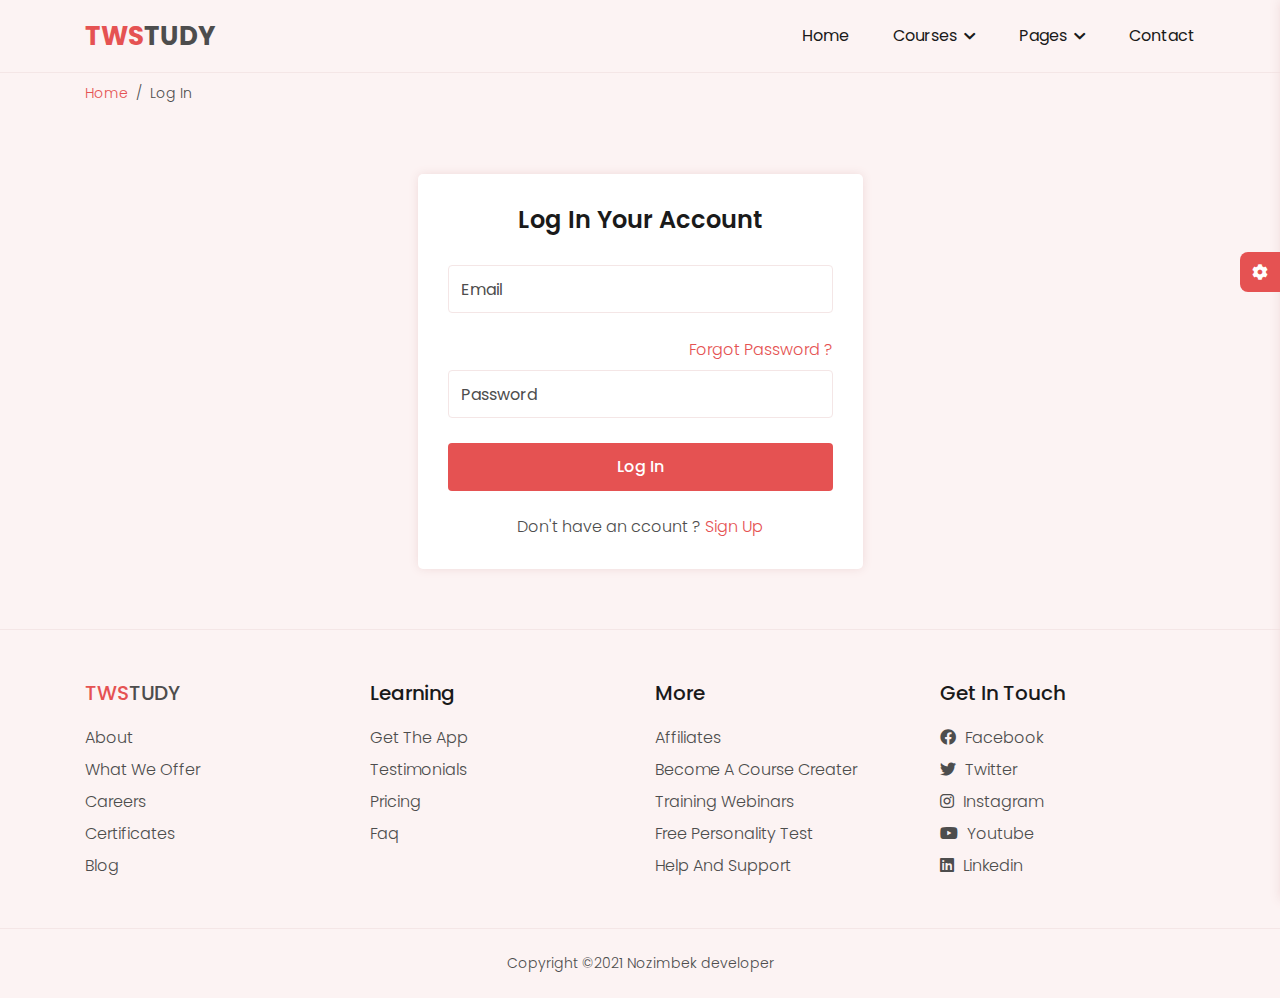
<file: log-in.html>
<!DOCTYPE html>
<html lang="en">

<head>
    <title> Log In </title>
    <meta charset="utf-8">
    <meta name="viewport" content="width=device-width, initial-scale=1.0">
    <link rel="stylesheet" href="css/font-awesome.css">
    <link rel="stylesheet" href="css/bootstrap.min.css">
    <link rel="stylesheet" href="css/style.css">
    <link rel="stylesheet" href="css/media.css">
    <link rel="stylesheet" class="js-color-style" href="css/colors/color-1.css">
    <link rel="stylesheet" class="js-glass-style" href="css/glass.css" disabled>
</head>

<body>

    <!-- Page loader start -->
    <div class="page-loader js-page-loader">
        <div></div>
    </div>
    <!-- Page loader end -->

    <!-------------- Main wrapper start ----------------->
    <div class="main__wrapper">
        <!-------- Header start ------->
        <header class="header">
            <div class="container">
                <div class="header__main d-flex justify-content-between align-items-center">
                    <div class="header__logo">
                        <a href="index.html"><span>tws</span>tudy</a>
                    </div>
                    <button type="button" class="header__hamburger-btn js-header-menu-toggler">
                        <span></span>
                    </button>
                    <div class="header__backdrop js-header-backdrop"></div>
                    <nav class="header__menu js-header-menu">
                        <button type="button" class="header__close-btn js-header-menu-toggler">
                            <i class="fas fa-times"></i>
                        </button>
                        <ul class="menu">
                            <li class="menu__item"><a href="index.html">home</a></li>
                            <li class="menu__item menu-item-has-children">
                                <a href="#" class="js-toggle-sub-menu">courses <i class="fas fa-chevron-down"></i></a>
                                <ul class="sub__menu js-sub-menu">
                                    <li class="sub__menu-item"><a href="courses.html">course</a></li>
                                    <li class="sub__menu-item"><a href="course-details.html">course details</a></li>
                                </ul>
                            </li>
                            <li class="menu__item menu-item-has-children">
                                <a href="#" class="js-toggle-sub-menu">pages <i class="fas fa-chevron-down"></i></a>
                                <ul class="sub__menu js-sub-menu">
                                    <li class="sub__menu-item"><a href="log-in.html">log in</a></li>
                                    <li class="sub__menu-item"><a href="sign-up.html">sign up</a></li>
                                </ul>
                            </li>
                            <li class="menu__item"><a href="contact.html">contact</a></li>
                        </ul>
                    </nav>
                </div>
            </div>
        </header>
        <!--------------- Breadcrumb start ---------------->
        <div class="breadcrumb__nav">
            <div class="container">
                <nav aria-label="breadcrumb">
                    <ol class="breadcrumb mb-0">
                        <li class="breadcrumb-item"><a href="index.html">Home</a></li>
                        <li class="breadcrumb-item active" aria-current="page">Log In</li>
                    </ol>
                </nav>
            </div>
        </div>
        <!-------------------- Login section -------------------->
        <section class="login__section section__padding">
            <div class="container">
                <div class="row justify-content-center">
                    <div class="col-md-7 col-lg-6 col-xl-5">
                        <div class="login-form box">
                            <h2 class="form-title text-center">Log In Your Account</h2>
                            <form action="">
                                <div class="form-group">
                                    <input type="text" class="form-control" placeholder="Email">
                                </div>
                                <div class="form-group">
                                    <div class="d-flex mb-2 justify-content-end"><a href="#">Forgot Password ?</a></div>
                                    <input type="password" class="form-control" placeholder="Password">
                                </div>
                                <button type="submit" class="btn btn__theme btn-block btn-form">log in</button>
                                <p class="text-center mt-4 mb-0">Don't have an ccount ? <a href="sign-up.html">Sign
                                        Up</a></p>
                            </form>
                        </div>
                    </div>
                </div>
            </div>
        </section>

        <!------------------------- Footer start ---------------------->
        <footer class="footer">
            <div class="footer__top">
                <div class="container">
                    <div class="row">
                        <div class="col-sm-6 col-lg-3">
                            <div class="footer__item">
                                <h3 class="footer__logo"><span>tws</span>tudy</h3>
                                <ul>
                                    <li><a href="#">about</a></li>
                                    <li><a href="#">what we offer</a></li>
                                    <li><a href="#">careers</a></li>
                                    <li><a href="#">certificates</a></li>
                                    <li><a href="#">blog</a></li>
                                </ul>
                            </div>
                        </div>
                        <div class="col-sm-6 col-lg-3">
                            <div class="footer__item">
                                <h3>learning</h3>
                                <ul>
                                    <li><a href="#">get the app</a></li>
                                    <li><a href="#">testimonials</a></li>
                                    <li><a href="#">pricing</a></li>
                                    <li><a href="#">faq</a></li>
                                </ul>
                            </div>
                        </div>
                        <div class="col-sm-6 col-lg-3">
                            <div class="footer__item">
                                <h3>more</h3>
                                <ul>
                                    <li><a href="#">affiliates</a></li>
                                    <li><a href="#">become a course creater</a></li>
                                    <li><a href="#">training webinars</a></li>
                                    <li><a href="#">free personality test</a></li>
                                    <li><a href="#">help and support</a></li>
                                </ul>
                            </div>
                        </div>
                        <div class="col-sm-6 col-lg-3">
                            <div class="footer__item">
                                <h3>get in touch</h3>
                                <ul>
                                    <li><a href="#"><i class="fab fa-facebook social-icon"></i> facebook</a></li>
                                    <li><a href="#"><i class="fab fa-twitter social-icon"></i> twitter</a></li>
                                    <li><a href="#"><i class="fab fa-instagram social-icon"></i> instagram</a></li>
                                    <li><a href="#"><i class="fab fa-youtube social-icon"></i> youtube</a></li>
                                    <li><a href="#"><i class="fab fa-linkedin social-icon"></i> linkedin</a></li>
                                </ul>
                            </div>
                        </div>
                    </div>
                </div>
            </div>
            <div class="footer__bottom">
                <div class="container">
                    <p class="m-0 py-4 text-center">Copyright &copy;2021 Nozimbek developer</p>
                </div>
            </div>
        </footer>
    </div>

    <!--------------------------- Style switcher start ----------------------------->
    <div class="style-switcher js-style-switcher">
        <div class="style-switcher-toggler js-style-switcher-toggler">
            <i class="fas fa-cog"></i>
        </div>
        <h3>Style Switcher</h3>
        <div class="style-switcher-item">
            <p class="mb-2">Theme Colors</p>
            <!---- Theme colors ----->
            <div class="theme-colors js-theme-colors">
                <button type="button" data-js-theme-color="color-1" class="js-theme-color-item color-1"></button>
                <button type="button" data-js-theme-color="color-2" class="js-theme-color-item color-2"></button>
                <button type="button" data-js-theme-color="color-3" class="js-theme-color-item color-3"></button>
                <button type="button" data-js-theme-color="color-4" class="js-theme-color-item color-4"></button>
                <button type="button" data-js-theme-color="color-5" class="js-theme-color-item color-5"></button>
            </div>
        </div>
        <div class="style-switcher-item">
            <div class="form-chek form-switch">
                <input class="form-check-input js-dark-mode" type="checkbox" role="switch" id="dark-mode">
                <label class="form-check-label" for="dark-mode">Dark Mode</label>
            </div>
        </div>
        <div class="style-switcher-item">
            <div class="form-chek form-switch">
                <input class="form-check-input js-glass-effect" type="checkbox" role="switch" id="glass-effect">
                <label class="form-check-label" for="glass-effect">Glass Efect</label>
            </div>
        </div>
    </div>


    <script src="js/bootstrap.bundle.min.js"></script>
    <script src="js/main.js"></script>
</body>

</html>
</file>
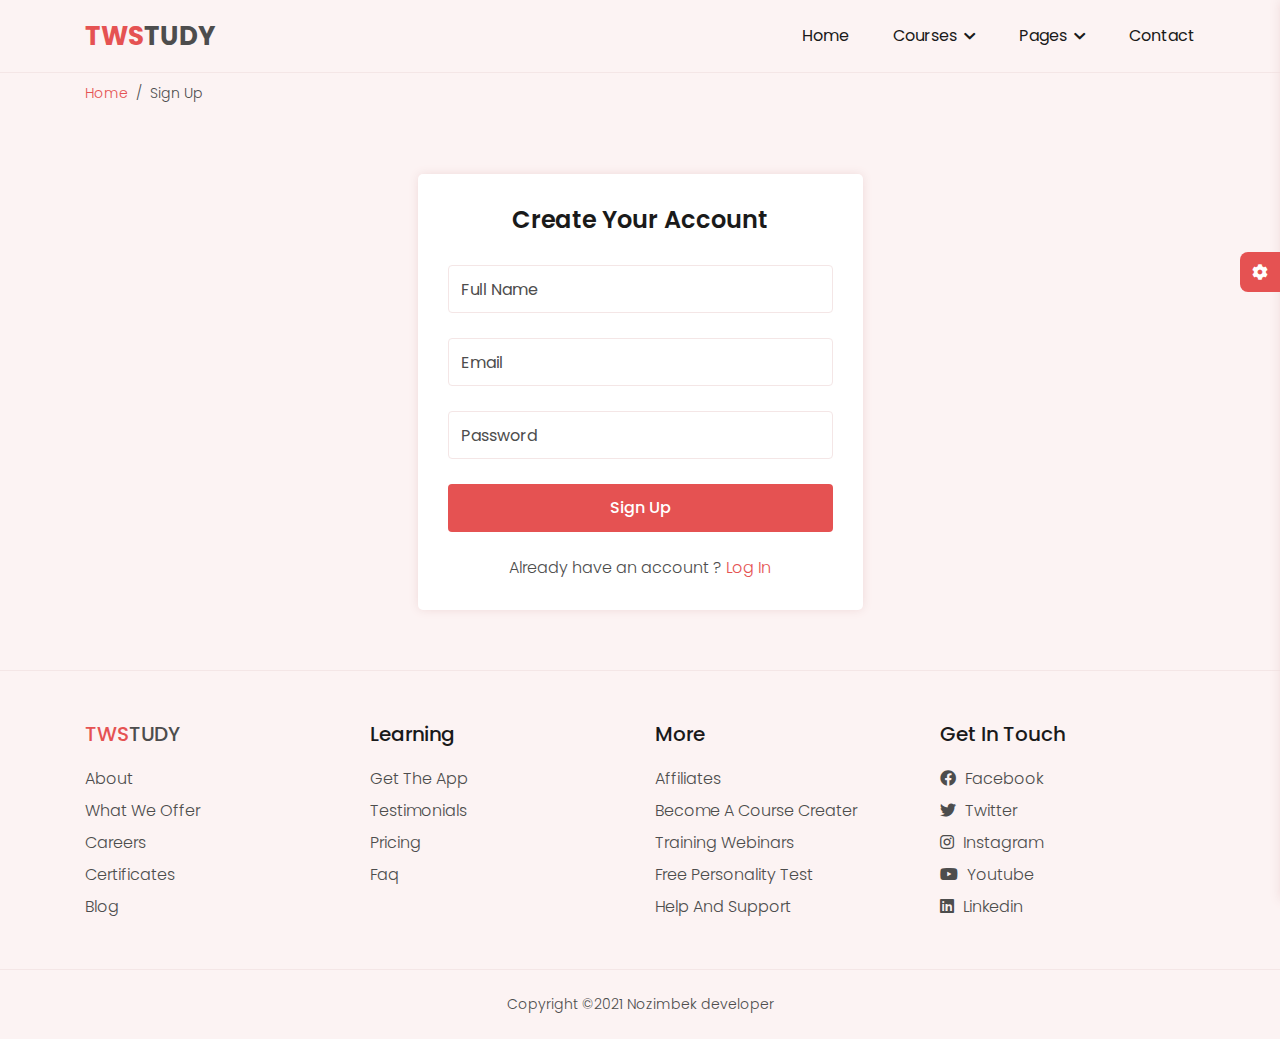
<file: sign-up.html>
<!DOCTYPE html>
<html lang="en">

<head>
    <title> Sign Up </title>
    <meta charset="utf-8">
    <meta name="viewport" content="width=device-width, initial-scale=1.0">
    <link rel="stylesheet" href="css/font-awesome.css">
    <link rel="stylesheet" href="css/bootstrap.min.css">
    <link rel="stylesheet" href="css/style.css">
    <link rel="stylesheet" href="css/media.css">
    <link rel="stylesheet" class="js-color-style" href="css/colors/color-1.css">
    <link rel="stylesheet" class="js-glass-style" href="css/glass.css" disabled>
</head>

<body>

    <!-- Page loader start -->
    <div class="page-loader js-page-loader">
        <div></div>
    </div>
    <!-- Page loader end -->

    <!-------------- Main wrapper start ----------------->
    <div class="main__wrapper">
        <!-------- Header start ------->
        <header class="header">
            <div class="container">
                <div class="header__main d-flex justify-content-between align-items-center">
                    <div class="header__logo">
                        <a href="index.html"><span>tws</span>tudy</a>
                    </div>
                    <button type="button" class="header__hamburger-btn js-header-menu-toggler">
                        <span></span>
                    </button>
                    <div class="header__backdrop js-header-backdrop"></div>
                    <nav class="header__menu js-header-menu">
                        <button type="button" class="header__close-btn js-header-menu-toggler">
                            <i class="fas fa-times"></i>
                        </button>
                        <ul class="menu">
                            <li class="menu__item"><a href="index.html">home</a></li>
                            <li class="menu__item menu-item-has-children">
                                <a href="#" class="js-toggle-sub-menu">courses <i class="fas fa-chevron-down"></i></a>
                                <ul class="sub__menu js-sub-menu">
                                    <li class="sub__menu-item"><a href="courses.html">course</a></li>
                                    <li class="sub__menu-item"><a href="course-details.html">course details</a></li>
                                </ul>
                            </li>
                            <li class="menu__item menu-item-has-children">
                                <a href="#" class="js-toggle-sub-menu">pages <i class="fas fa-chevron-down"></i></a>
                                <ul class="sub__menu js-sub-menu">
                                    <li class="sub__menu-item"><a href="log-in.html">log in</a></li>
                                    <li class="sub__menu-item"><a href="sign-up.html">sign up</a></li>
                                </ul>
                            </li>
                            <li class="menu__item"><a href="contact.html">contact</a></li>
                        </ul>
                    </nav>
                </div>
            </div>
        </header>

        <!--------------- Breadcrumb start ---------------->
        <div class="breadcrumb__nav">
            <div class="container">
                <nav aria-label="breadcrumb">
                    <ol class="breadcrumb mb-0">
                        <li class="breadcrumb-item"><a href="index.html">Home</a></li>
                        <li class="breadcrumb-item active" aria-current="page">Sign Up</li>
                    </ol>
                </nav>
            </div>
        </div>

        <!---------------------- Signup section ---------------------->
        <section class="signup section__padding">
            <div class="container">
                <div class="row justify-content-center">
                    <div class="col-md-7 col-lg-6 col-xl-5">
                        <div class="signup-form box">
                            <h2 class="form-title text-center">Create Your Account</h2>
                            <form action="">
                                <div class="form-group">
                                    <input type="text" class="form-control" placeholder="Full Name">
                                </div>
                                <div class="form-group">
                                    <input type="text" class="form-control" placeholder="Email">
                                </div>
                                <div class="form-group">
                                    <input type="password" class="form-control" placeholder="Password">
                                </div>
                                <button type="submit" class="btn btn-block btn__theme btn-form">sign up</button>
                                <p class="text-center mt-4 mb-0">Already have an account ? <a href="log-in.html">Log
                                        In</a></p>
                            </form>
                        </div>
                    </div>
                </div>
            </div>
        </section>

        <!------------------------- Footer start ---------------------->
        <footer class="footer">
            <div class="footer__top">
                <div class="container">
                    <div class="row">
                        <div class="col-sm-6 col-lg-3">
                            <div class="footer__item">
                                <h3 class="footer__logo"><span>tws</span>tudy</h3>
                                <ul>
                                    <li><a href="#">about</a></li>
                                    <li><a href="#">what we offer</a></li>
                                    <li><a href="#">careers</a></li>
                                    <li><a href="#">certificates</a></li>
                                    <li><a href="#">blog</a></li>
                                </ul>
                            </div>
                        </div>
                        <div class="col-sm-6 col-lg-3">
                            <div class="footer__item">
                                <h3>learning</h3>
                                <ul>
                                    <li><a href="#">get the app</a></li>
                                    <li><a href="#">testimonials</a></li>
                                    <li><a href="#">pricing</a></li>
                                    <li><a href="#">faq</a></li>
                                </ul>
                            </div>
                        </div>
                        <div class="col-sm-6 col-lg-3">
                            <div class="footer__item">
                                <h3>more</h3>
                                <ul>
                                    <li><a href="#">affiliates</a></li>
                                    <li><a href="#">become a course creater</a></li>
                                    <li><a href="#">training webinars</a></li>
                                    <li><a href="#">free personality test</a></li>
                                    <li><a href="#">help and support</a></li>
                                </ul>
                            </div>
                        </div>
                        <div class="col-sm-6 col-lg-3">
                            <div class="footer__item">
                                <h3>get in touch</h3>
                                <ul>
                                    <li><a href="#"><i class="fab fa-facebook social-icon"></i> facebook</a></li>
                                    <li><a href="#"><i class="fab fa-twitter social-icon"></i> twitter</a></li>
                                    <li><a href="#"><i class="fab fa-instagram social-icon"></i> instagram</a></li>
                                    <li><a href="#"><i class="fab fa-youtube social-icon"></i> youtube</a></li>
                                    <li><a href="#"><i class="fab fa-linkedin social-icon"></i> linkedin</a></li>
                                </ul>
                            </div>
                        </div>
                    </div>
                </div>
            </div>
            <div class="footer__bottom">
                <div class="container">
                    <p class="m-0 py-4 text-center">Copyright &copy;2021 Nozimbek developer</p>
                </div>
            </div>
        </footer>
    </div>

    <!--------------------------- Style switcher start ----------------------------->
    <div class="style-switcher js-style-switcher">
        <div class="style-switcher-toggler js-style-switcher-toggler">
            <i class="fas fa-cog"></i>
        </div>
        <h3>Style Switcher</h3>
        <div class="style-switcher-item">
            <p class="mb-2">Theme Colors</p>
            <!---- Theme colors ----->
            <div class="theme-colors js-theme-colors">
                <button type="button" data-js-theme-color="color-1" class="js-theme-color-item color-1"></button>
                <button type="button" data-js-theme-color="color-2" class="js-theme-color-item color-2"></button>
                <button type="button" data-js-theme-color="color-3" class="js-theme-color-item color-3"></button>
                <button type="button" data-js-theme-color="color-4" class="js-theme-color-item color-4"></button>
                <button type="button" data-js-theme-color="color-5" class="js-theme-color-item color-5"></button>
            </div>
        </div>
        <div class="style-switcher-item">
            <div class="form-chek form-switch">
                <input class="form-check-input js-dark-mode" type="checkbox" role="switch" id="dark-mode">
                <label class="form-check-label" for="dark-mode">Dark Mode</label>
            </div>
        </div>
        <div class="style-switcher-item">
            <div class="form-chek form-switch">
                <input class="form-check-input js-glass-effect" type="checkbox" role="switch" id="glass-effect">
                <label class="form-check-label" for="glass-effect">Glass Efect</label>
            </div>
        </div>
    </div>


    <script src="js/bootstrap.bundle.min.js"></script>
    <script src="js/main.js"></script>
</body>

</html>
</file>
<file: css/style.css>
/* -=-=-=-=-=-=-= Google Fonts -=-=-=-=-=-=-=-= */
@import url('https://fonts.googleapis.com/css2?family=Poppins:wght@300;400;500;600;700&display=swap');

/* -=-=-=-=-=-=-= Variables -=-=-=-=-=-=-=-=-= */
:root {
    --orange: hsl(36, 80%, 50%);
    --white: hsl(0, 0%, 100%);
    --WHITEE: hsl(0, 0%, 100%);
    --BLACK: hsl(0, 0%, 0%);
    --black-90: hsl(0, 0%, 10%);
    --black-70: hsl(0, 0%, 30%);
    --black-alpha-40: hsl(0, 0%, 0%, 0.4);
    --yellow-light: hsl(44, 95%, 83%);
    --green-light: hsl(158, 68%, 75%);
    --red-light: hsl(0, 84%, 80%);
    --orange-light: hsl(22, 85%, 80%);
    --select-box-bg-color: hsl(0, 0%, 100%);
    --border-color-1: hsl(0, 0%, 90%);
}

body.t-dark {
    --body-bg-color: hsl(240, 10%, 19%);
    --black-70: hsl(0, 0%, 87%);
    --black-90: hsl(0, 0%, 100%);
    --shadow: 0 0 10px hsla(0, 0%, 0% 0.08);
    --white: hsl(240, 8%, 21%);
    --select-box-ng-color: hsl(240, 8%, 21%);
    --border-color-1: hsl(240, 9%, 25%);
    --border-color-2: hsl(240, 9%, 30%);
}

body {
    background-color: var(--body-bg-color);
    font-family: 'Poppins', sans-serif;
    font-size: 16px;
    font-weight: 300;
    color: var(--black-70);
    min-height: 100vh;
    overflow-x: hidden;
}

a {
    color: var(--main-color);
    text-decoration: none;
}

a:hover {
    color: var(--main-color);
}

img {
    max-width: 100%;
}

ul {
    list-style: none;
    margin: 0;
    padding: 0;
}

h1,h2,h3,h4,h5,h6 {
    color: var(--black-90);
    line-height: 1.3;
}

h3 {
    font-size: 20px;
}

::selection {
    color: var(--WHITEE);
    background-color: var(--main-color);
}

.container {
    --bs-gutter-x: 15px;
    max-width: 1140px;
}

.row {
    --bs-gutter-x: 30px;
}

/* =================== Animation keyframes ================== */
@keyframes spin {
    0% {
        transform: rotate(0deg);
    }
    100% {
        transform: rotate(360deg);
    }
}
/* =================== Animation keyframes ================== */

/* -=-=-=-=-=-=-=-=-=-=-= Header start -=-=-=-=-=-=-=-=-=-=-=- */
.header {
    border-bottom: 1px solid var(--border-color-2);
}

.header__logo a {
    font-size: 26px;
    text-transform: uppercase;
    font-weight: 700;
    color: var(--black-70);
}

.header__logo span {
    color: var(--main-color);
}

.header .menu__item {
    display: inline-block;
    margin-left: 40px;
    position: relative;
}

.header .menu__item > a {
    display: block;
    padding: 24px 0;
    font-weight: 400;
    color: var(--black-90);
    text-transform: capitalize;
    transition: color 0.3s ease;
}

.header .sub__menu-item a:hover,
.header .menu__item:hover > a {
    color: var(--main-color);
}

.header .menu__item > a i {
    font-size: 13px;
    margin-left: 3px;
    pointer-events: none;
    transition: transform 0.3s ease;
}

.header .sub__menu {
    position: absolute;
    top: 100%;
    background-color: var(--white);
    left: 0;
    width: 210px;
    padding: 10px 0;
    border-radius: 5px;
    box-shadow: var(--shadow);
    transition: all 0.3s ease;
    z-index: 2;
    visibility: hidden;
    opacity: 0;
    transform: translateY(10px);
}

@media(min-width: 992px) {
    .header .menu__item:hover > .sub__menu {
        visibility: visible;
        opacity: 1;
        transform: translateY(0);
    }
}

.header .sub__menu-item a {
    display: block;
    padding: 10px 20px;
    color: var(--black-90);
    text-transform: capitalize;
    font-weight: 400;
    transition: color 0.3s ease;
}


.header__backdrop,
.header__close-btn,
.header__hamburger-btn {
    display: none;
}

/* -=-=-=-=-=-=-=-=-=-= Banner section -=-=-=-=-=-=-=-=-=-=- */
.banner__section {
    padding: 80px 0;
    min-height: 600px;
}

.banner__text h2 {
    font-size: 20px;
    color: var(--main-color);
}

.banner__text h1 {
    font-size: 45px;
    font-weight: 700;
}

.banner__section .circular__img-circle {
    background-color: var(--red-light);
}


/* -=-=-=-=-=-=-=- Circular img -=-=-=-=-=-=-=-=-=- */
.circular__img {
    max-width: 360px;
    margin: auto;
    position: relative;
    z-index: 1;
}

.circular__img-inner {
    text-align: center;
    border-radius: 0 0 180px 180px;
    overflow: hidden;
}

.circular__img-circle {
    height: 360px;
    width: 360px;
    position: absolute;
    left: 0;
    bottom: 0;
    border-radius: 50%;
}

.circular__img img {
    position: relative;
    z-index: 1;
}

/* -=-=-=-=-=-=-=-=-=-=-=-= Buttons -=-=-=-=-=-=-=-=-=-=-= */
.btn__theme {
    background-color: var(--main-color);
    color: var(--WHITEE);
    font-size: 16px;
    text-transform: capitalize;
    font-weight: 500;
    padding: 8px 20px;
    transition: all 0.3s ease;
}

.btn__theme:hover {
    color: var(--WHITEE);
    background-color: var(--button-hover-color);
}

.btn__theme:focus {
    box-shadow: 0 0 8px var(--main-color);
}
.btn-form {
    height: 48px;
}
textarea.form-control {
    height: 120px;
    resize: none;
}

/* -=-=-=-=-=-=-=-=-=- Box -=-=-=-=-=-=-=-=-=-=-= */
.box {
    background-color: var(--white);
    border-radius: 5px;
    box-shadow: var(--shadow);
    padding: 30px;
}

/* - - - - - - fun facts section - - - - - - */
.fun__facts-item {
    padding: 15px 0;
}

.fun__facts-item h2 {
    font-weight: 700;
    font-size: 30px;
    text-transform: uppercase;
}
.fun__facts-item p {
    margin: 0;
    text-transform: uppercase;
}

.fun__facts-item .style-1{
    color: var(--black-70);
}
.fun__facts-item .style-2{
    color: var(--green-light);
}
.fun__facts-item .style-3{
    color: var(--red-light);
}
.fun__facts-item .style-4{
    color: var(--orange-light);
}

/* -=-=-=-=-=-=-=-=-=-=-= Courses section start -=-=-=-=-=-=-=-=-=-=-=- */
.section__padding {
    padding: 60px 0;
}

.section__title {
    margin-bottom: 40px;
}

.section__title .title {
    font-size: 20px;
    color: var(--main-color);
    text-transform: capitalize;
}

.section__title .sub-title {
    font-size: 35px;
    font-weight: 600;
    color: var(--black-90);
} 

/* -=-=-=-=-=-=-=-=-=-=-=-=-=- Courses section start -=-=-=-=-=-=-=-=-=-=-=-=-=- */
.courses__item {
    margin-bottom: 30px;
    position: relative;
}

.courses__item .img-box img {
    width: 100%;
    border-radius: 5px;
}

.courses__item .link {
    color: var(--black-70);
    display: inline-block;
}

.courses__item .title {
    text-transform: capitalize;
    margin: 15px 0;
    transition: color 0.3s ease;
}

.courses__item:hover .title {
    color: var(--main-color);
}
.courses__item .instructor {
    text-transform: capitalize;
    margin: 0 0 12px;
}
.courses__item .instructor img {
    width: 30px;
    border-radius: 50%;
    margin-right: 5px;
}
.courses__item .rating {
    font-size: 14px;
}

.courses__item .average-rating {
    font-weight: 600;
    color: var(--orange);
}

.courses__item .average-stars i {
    color: var(--orange);
}
.courses__item .price {
    position: absolute;
    right: 15px;
    top: 15px;
    background-color: var(--main-color);
    color: var(--WHITEE);
    font-weight: 600;
    padding: 4px 8px;
    border-radius: 4px;
}

/* -=-=-=-=-=-=-=-=-=-=-=-=-=-=-=-=-=-= Testimonials section start =-=-=-=-=-=-=-=-=-=-=-=-=-= */
.testimonials__section .img-box {
    height: 150px;
    width: 150px;
    background-color: var(--red-light);
    margin: 30px auto 50px;
}

.testimonials__section .img-box::before,
.testimonials__section .img-box::after {
    content: '';
    position: absolute;
    border-radius: 50%;
    border: 1px solid var(--red-light);
    animation: spin 15s linear infinite;
}

.testimonials__section .img-box::before {
    height: 180px;
    width: 180px;
    left: -15px;
    top: -15px;
    border-left: 1px solid transparent;
}

.testimonials__section .img-box::after {
    height: 210px;
    width: 210px;
    left: -30px;
    top: -30px;
    border-right: 1px solid transparent;
}

.testimonials__item h3 {
    text-transform: capitalize;
}
.testimonials__item .text-2 {
    margin: 0;
    text-transform: capitalize;
}
.testimonials__section .carousel-control-prev,
.testimonials__section .carousel-control-next {
    position: relative;
    height: 35px;
    width: 35px;
    background-color: var(--main-color);
    display: inline-block;
    border-radius: 50%;
    margin: 0 4px;
}
.testimonials__section .decoration__circle-item {
    position: absolute;
    border-radius: 50%;
    opacity: 0.4;
}

.testimonials__section .decoration__circle-item:nth-child(1) {
    left: 10%;
    top: 20%;
    height: 30px;
    width: 30px;
    background-color: var(--yellow-light);
}
.testimonials__section .decoration__circle-item:nth-child(2) {
    left: 40%;
    top: 40%;
    height: 50px;
    width: 50px;
    background-color: var(--green-light);
}
.testimonials__section .decoration__circle-item:nth-child(3) {
    left: 70%;
    top: 70%;
    height: 30px;
    width: 30px;
    background-color: var(--red-light);
}
.testimonials__section .decoration__circle-item:nth-child(4) {
    left: 20%;
    top: 50%;
    height: 20px;
    width: 20px;
    background-color: var(--red-light);
}

.testimonials__section .decoration__imgs-item {
    position: absolute;
    border-radius: 50%;
    opacity: 0.4;
}

.testimonials__section .decoration__imgs-item:nth-child(1) {
    height: 60px;
    width: 60px;
    left: 20%;
    top: 30%;
    background-color: var(--yellow-light);
}
.testimonials__section .decoration__imgs-item:nth-child(2) {
    height: 80px;
    width: 80px;
    left: 90%;
    top: 40%;
    background-color: var(--red-light);
}
.testimonials__section .decoration__imgs-item:nth-child(3) {
    height: 40px;
    width: 40px;
    left: 10%;
    top: 60%;
    background-color: var(--green-light);
}

/* -=-=-=-=-=-=-=-=-=-=-=-= Footer start =-=-=-=-=-=-=-=-=-=-=-=- */
.footer__top {
    padding: 50px 0 20px;
    border-top: 1px solid var(--border-color-2);
}

.footer__item {
    margin: 0 0 30px;
}

.footer__item h3 {
    text-transform: capitalize;
    margin: 0 0 20px;
}

.footer__item .footer__logo {
    color: var(--black-70);
    text-transform: uppercase;
}

.footer__item .footer__logo span {
    color: var(--main-color);
}

.footer__item ul li:not(:last-child) {
    margin-bottom: 8px;
}

.footer__item ul a {
    text-transform: capitalize;
    color: var(--black-70);
    transition: color 0.3s ease;
    position: relative;
}

.footer__item ul a:hover {
    color: var(--main-color);
}

.footer__item ul a::before {
    content: '';
    position: absolute;
    left: 0;
    bottom: 0;
    width: 0%;
    height: 1px;
    background-color: var(--main-color);
    transition: width 0.3s ease;
}

.footer__item ul a:hover::before {
    width: 100%;
}

.footer__item ul a .social-icon {
    margin-right: 5px;
}

.footer__bottom {
    border-top: 1px solid var(--border-color-2);
}

.footer__bottom p {
    font-size: 14px;
}

/* -=-=-=-=-=-=-=-=-=-=-= Breadcrumb start =-=-=-=-=-=-=-=-=-=-=-=-= */
.breadcrumb__nav {
    padding: 10px 0;
}

.breadcrumb__nav .breadcrumb-item {
    font-size: 14px;
    text-transform: capitalize;
}

.breadcrumb__nav .breadcrumb-item + .breadcrumb-item::before,
.breadcrumb__nav .breadcrumb-item.active {
    color: var(--black-70);
}

/* -=-=-=-=-=-=-=-=-=-=-=-==-=- Tabs start -=-=-=-=-=-=-=-=-=-=-=-=- */

.nav-tabs .nav-link {
    background-color: var(--white);
    text-transform: capitalize;
    border-color: var(--border-color-2);
    padding: 5px 12px;
    margin: 0 5px 10px;
    border-radius: 5px;
    color: var(--black-70);
    font-size: 16px;
}

.nav-tabs .nav-link:hover {
    border-color: var(--border-color-2);
}

.nav-tabs .nav-link.active {
    background-color: var(--main-color);
    border-color: transparent;
    color: var(--WHITEE);
}

/* -=-=-=-=-=-=-=-=-=-=-=-=-=-=-=-=-= Pagination =-=--=-=-=-=-=-=-=-=-=-=-=-=-=-=- */
.page-item.disabled .page-link,
.page-link {
    border: none;
    background-color: transparent;
    color: var(--black-70);
}

.page-item.active .page-link {
    background-color: var(--main-color);
}

.page-link:hover {
    background-color: var(--main-color);
    color: var(--WHITEE);
}

/* -=-=-=-=-=-=-=-=-=-=-=-=-=-=-=-=-=- Course detailes start -=-=-=-=-=-=-=-=-=-=-=-=-=-=-=-= */
.course__header h2 {
    font-size: 30px;
    margin: 0 0 15px;
    font-weight: 600;
}

.course__header .average__rating {
    font-weight: 600;
    color: var(--orange);
}

.course__header .average__stars i {
    font-size: 14px;
    color: var(--orange);
}

.course__header .rating span {
    vertical-align: middle;
}

.course__header ul li {
    margin: 6px 0 0;
    text-transform: capitalize;
}

.course__header ul li span {
    margin-left: 5px;
}

.course__tabs {
    margin: 30px 0 20px;
}

.course__tabs .nav-link {
    margin: 0 10px 10px 0;
}

.course-curriculum .accordion-item {
    border-color: var(--border-color-1);
    background-color: transparent;
}

.course-curriculum .accordion-button span {
    position: absolute;
    right: 17px;
    font-size: 14px;
}

.course-curriculum .accordion-button::after {
    content: "\f077";
    font-family: 'Font Awesome 5 Free';
    font-weight: 900;
    background-image: none;
    position: absolute;
    left: 17px;
    top: 50%;
    transform: translateY(-50%);
    height: auto;
    width: auto;
    line-height: 1;
}

.course-curriculum .accordion-button {
    background-color: transparent;
    color: var(--black-90);
    font-weight: 300;
    flex-wrap: wrap;
    padding-left: 50px;
    padding-right: 160px;
    line-height: 1.5;
}

.course-curriculum .accordion-button:focus {
    box-shadow: none;
}

.course-curriculum .accordion-button:not(.collapsed) span {
    font-weight: 500;
}
.course-curriculum .accordion-button:not(.collapsed)::after {
    transform: translateY(-50%) rotate(-180deg);
}
.course-curriculum .accordion-button:not(.collapsed) {
    font-weight: 600;
    border-bottom: 1px solid var(--border-color-1);
    transition: none;
    box-shadow: none;
}

.course-curriculum ul li {
    position: relative;
    padding: 0 50px 0 20px;
}

.course-curriculum ul li:not(:last-child) {
    margin-bottom: 10px;
}

.course-curriculum ul li span {
    position: absolute;
    font-size: 14px;
    right: 0;
    top: 0;
}
.course-curriculum ul li i {
    position: absolute;
    left: 0;
    top: 6px;
    color: var(--black-70);
    font-size: 12px;
}

.course-description h4 {
    font-size: 16px;
}

.course-instructor .img-box img {
    max-width: 128px;
    margin-bottom: 15px;
}

.course-instructor h4 {
    font-size: 16px;
    text-transform: capitalize;
    margin-bottom: 10px;
}

.course-instructor h4 span {
    font-weight: 300;
}

.course-instructor ul li i {
    color: var(--main-color);
    margin-right: 5px;
}

.course-instructor ul li:not(:last-child) {
    margin-bottom: 5px;
}

.rating-summary .average-rating {
    font-size: 40px;
    font-weight: 700;
    color: var(--black-90);
}

.rating-summary .average-stars i {
    color: var(--orange);
}

.rating-summary .rating-bars-item {
    display: flex;
    align-items: center;
    margin-bottom: 8px;
}

.rating-summary .progress {
    height: 8px;
    background-color: var(--border-color-2);
    width: calc(100% - 120px);
    margin-right: 20px;
    border-radius: 0;
}

.rating-summary .progress-bar {
    background-color: var(--main-color);
}

.rating-summary .star-text {
    min-width: 60px;
    color: var(--orange);
}

.reviews-filter {
    margin: 0 0 35px;
    width: 200px;
}

.form-title {
    font-size: 24px;
    margin: 0 0 30px;
    font-weight: 600;
}

.form-control::placeholder {
    color: var(--black-70);
}

.form-group {
    margin-bottom: 25px;
    position: relative;
}

.form-control {
    height: 48px;
    border-color: var(--border-color-2);
    background-color: transparent;
}

.form-control:focus {
    background-color: transparent;
    border-color: var(--border-color-1);
    color: var(--black-90);
    box-shadow: none;
}

.select-icon {
    position: absolute;
    right: 15px;
    top: 50%;
    transform: translateY(-50%);
    pointer-events: none;
    font-size: 13px;
}

select.form-control:focus option {
    background-color: var(--select-box-bg-color);
}

.reviews-item {
    position: relative;
    margin-bottom: 30px;
    padding-left: 65px;
}

.reviews-item .img-box {
    max-width: 50px;
    border-radius: 50%;
    overflow: hidden;
    position: absolute;
    left: 0;
    top: 0;
}

.reviews-item h4 {
    font-size: 16px;
    font-weight: 500;
    text-transform: capitalize;
    margin: 0 0 5px;
    color: var(--black-90);
}

.reviews-item .stars-rating i {
    color: var(--orange);
    font-size: 14px;
}

.reviews-item .stars-rating .date {
    margin-left: 5px;
    font-size: 14px;
    display: inline-block;
}

.reviews-item p {
    margin: 5px 0 0;
}

.course-sidebar .img-box {
    margin-bottom: 20px;
    border-radius: 5px;
    overflow: hidden;
    cursor: pointer;
}

.course-sidebar .img-box::before {
    content: '';
    position: absolute;
    left: 0;
    top: 0;
    height: 100%;
    width: 100%;
    background-color: var(--black-alpha-40);
}

.course-sidebar .img-box .play-icon {
    position: absolute;
    height: 50px;
    width: 50px;
    top: 50%;
    left: 50%;
    transform: translate(-50%,-50%);
    background-color: var(--main-color);
    font-size: 16px;
    display: flex;
    align-items: center;
    justify-content: center;
    border-radius: 50%;
    color: var(--WHITEE);
}

.course-sidebar .img-box p {
    position: absolute;
    color: var(--WHITEE);
    top: calc(50% + 40px);
    font-weight: 500;
    width: 100%;
}

.course-sidebar .price span {
    margin-right: 8px;
}

.course-sidebar .price-new {
    font-size: 30px;
    font-weight: 700;
    color: var(--black-90);
}

.course-sidebar .price-discount {
    color: var(--main-color);
}

.course-sidebar .features-list {
    margin: 0 0 20px;
}

.course-sidebar .features-list li {
    position: relative;
    padding-left: 21px;
    margin-bottom: 8px;
}

.course-sidebar .features-list li::before {
    content: '';
    height: 6px;
    width: 6px;
    background-color: var(--main-color);
    position: absolute;
    left: 0;
    top: 9px;
    border-radius: 50%;
}

.btn-block {
    width: 100%;
}

.video-modal .btn-close {
    height: 35px;
    width: 35px;
    background-image: none;
    border-radius: 50%;
    opacity: 1;
    z-index: 1;
    position: absolute;
    right: 0;
    top: -35px;
    color: var(--WHITEE);
    font-size: 26px;
    padding: 0;
}

.video-modal .modal-content {
    border: 0;
}

/* -=-=-=-=-=-=-=-=-=-=-=-=-=-=-=-=-= Contact section =-=-=-=-=-=-=-=-=-=-=-=-=-=-=-=-=-= */
.contact-item {
    position: relative;
    padding-left: 55px;
    margin-bottom: 40px;
}

.contact-item .icon-box {
    position: absolute;
    height: 40px;
    width: 40px;
    background-color: var(--main-color);
    display: flex;
    align-items: center;
    justify-content: center;
    border-radius: 50%;
    left: 0;
    top: 0;
    color: var(--WHITEE);
}

/* -=-=-=-=-=-=-=-=-=-=-=-=-=- Sttle Switcher start -=-=-=-=-=-=-=-=-=-=-=-=-=-=- */
.style-switcher {
    width: 250px;
    position: fixed;
    height: 100%;
    background-color: var(--white);
    right: -250px;
    top: 0;
    z-index: 10;
    padding: 30px;
    box-shadow: var(--shadow);
    transition: right 0.3s ease;
}

.style-switcher.open {
    right: 0;
}

.style-switcher-toggler {
    height: 40px;
    width: 40px;
    position: absolute;
    top: 28%;
    left: -40px;
    background-color: var(--main-color);
    color: var(--WHITEE);
    display: flex;
    align-items: center;
    justify-content: center;
    border-radius: 8px 0 0 8px;
    cursor: pointer;
}

.style-switcher h3 {
    font-size: 28px;
    text-transform: capitalize;
    border-bottom: 1px solid var(--border-color-1);
    padding: 0 0 10px;
}

.style-switcher-item {
    padding: 10px 0;
    border-bottom: 1px solid var(--border-color-1);
}

.theme-colors button {
    height: 30px;
    width: 30px;
    border: none;
    border-radius: 50%;
    vertical-align: middle;
    padding: 0;
    position: relative;
}

.theme-colors button::before {
    content: "\f00c";
    font-family: 'Font Awesome 5 Free';
    font-weight: 900;
    font-size: 12px;
    color: var(--WHITEE);
    transition: all 0.3s ease;
    position: absolute;
    left: 50%;
    top: 50%;
    transform: translate(-50%, -50%);
    opacity: 0;
}

.theme-colors button.active::before {
    opacity: 1;
} 

.theme-colors .color-1 {
    background-color: hsl(0, 74%, 61%);
}
.theme-colors .color-2 {
    background-color: hsl(230, 74%, 61%);
}
.theme-colors .color-3 {
    background-color: hsl(36, 74%, 61%);
}
.theme-colors .color-4 {
    background-color: hsl(277, 74%, 61%);
}
.theme-colors .color-5 {
    background-color: hsl(164, 74%, 61%);
}

/* -=-=-=-=-=-=-=-=-=-=-=-=-=-= Bubble animation =-=-=-=-=-=-=-=-=-=-=-=-=-=- */
.bubble-animation-item {
    position: absolute;
    height: 20px;
    width: 20px;
    border-radius: 50%;
    border: 2px solid transparent;
    z-index: -1;
}
.bubble-animation-item:nth-child(1) {
    border-color: var(--yellow-light);
    top: 120%;
    left: 10%;
    animation: bubble 30s linear infinite;
}
.bubble-animation-item:nth-child(2) {
    border-color: var(--green-light);
    top: 60%;
    left: 0%;
    animation: bubble 40s linear infinite;
}
.bubble-animation-item:nth-child(3) {
    border-color: var(--red-light);
    top: 90%;
    left: 90%;
    animation: bubble 50s linear infinite;
}
.bubble-animation-item:nth-child(4) {
    border-color: var(--yellow-light);
    top: 80%;
    left: 60%;
    animation: bubble 60s linear infinite;
}
.bubble-animation-item:nth-child(5) {
    border-color: var(--green-light);
    top: 30%;
    left: 10%;
    animation: bubble 70s linear infinite;
}
.bubble-animation-item:nth-child(6) {
    border-color: var(--red-light);
    top: 20%;
    left: 30%;
    animation: bubble 80s linear infinite;
}
.bubble-animation-item:nth-child(7) {
    border-color: var(--yellow-light);
    top: 100%;
    left: 5%;
    animation: bubble 60s linear infinite;
}
.bubble-animation-item:nth-child(8) {
    border-color: var(--green-light);
    top: 110%;
    left: 33%;
    animation: bubble 70s linear infinite;
}
.bubble-animation-item:nth-child(9) {
    border-color: var(--red-light);
    top: 120%;
    left: 65%;
    animation: bubble 80s linear infinite;
}

@keyframes bubble {
    0% {
        transform: translateY(0vh);
        opacity: 0;
    }
    5%,95% {
        opacity: 1;
    }
    100% {
        transform: translateY(-100vh);
        opacity: 0;
    }
}
/* -=-=-=-=-=-=-=-=-=-=-=-=-=-= Page loader =-=-=-=-=-=-=-=-=-=-=-=-=- */
.page-loader {
    position: fixed;
    left: 0;
    top: 0;
    height: 100%;
    width: 100%;
    z-index: 1001;
    display: flex;
    background-color: var(--white);
}

.page-loader.fade-out {
    opacity: 0;
    transition: all 0.6s ease ;
}

.page-loader div {
    margin: auto;
    height: 32px;
    width: 32px;
    border: 4px solid var(--main-color);
    position: relative;
    animation: loader 2s linear infinite;
}

.page-loader div::before {
    content: '';
    position: absolute;
    height: 100%;
    width: 100%;
    background-color: var(--main-color);
    left: 0;
    top: 0;
    animation: loaderIn 2s linear infinite;
}

@keyframes loader {
    0% {
        transform: rotate(0deg);
    }
    25%, 50% {
        transform: rotate(180deg);
    }
    75%, 100% {
        transform: rotate(360deg);
    }
}
@keyframes loaderIn {
    0%, 25%, 100% {
        height: 0%;
    }
    50%, 75% {
        height: 100%;
    }
}
</file>
<file: css/media.css>
/* -=-=-=-=-=-=-=-=-=-=-=-=-=-=-=-=-= Responsive -=-=-=-=-=-=-=-=-=-=-=-=-=-=-=-= */

@media(max-width: 1199px) {
    .container {
        max-width: 100%;
        --bs-gutter-x: 30px;
    }
}
@media(max-width: 991px) {
    .header {
        padding: 12px 0;
    }
    .header__backdrop,
    .header__close-btn,
    .header__hamburger-btn {
        display: block;
    }
    .header__hamburger-btn {
        height: 34px;
        width: 40px;
        cursor: pointer;
        border: 0;
        background-color: transparent;
    }
    .header__hamburger-btn span {
        display: block;
        height: 2px;
        width: 24px;
        background-color: var(--black-90);
        position: relative;
        margin: auto;
    }
    .header__hamburger-btn span::before,
    .header__hamburger-btn span::after {
        content: '';
        position: absolute;
        left: 0;
        width: 100%;
        height: 100%;
        background-color: var(--black-90);
    }
    .header__hamburger-btn span::before {
        top: -7px;
    }
    .header__hamburger-btn span::after {
        top: 7px;
    }
    .header__close-btn {
        height: 40px;
        width: 40px;
        background-color: var(--main-color);
        position: absolute;
        left: 15px;
        top: 15px;
        color: var(--WHITE);
        border: 0;
        border-radius: 5px;
        cursor: pointer;
    }
    .header__menu {
        position: fixed;
        width: 300px;
        height: 100vh;
        top: 0;
        right: -300px;
        z-index: 1000;
        padding: 70px 0 50px;
        transition: all 0.5s ease;
        background-color: var(--white);
        box-shadow: var(--shadow);
        overflow-y: auto;
        visibility: hidden;
    }
    .header__menu.open {
        right: 0;
        visibility: visible;
    }
    .header .menu__item {
        display: block;
        margin: 0;
    }
    .header .menu__item > a {
        display: flex;
        justify-content: space-between;
        align-items: center;
        padding: 12px 15px;
        border-bottom: 1px solid var(--border-color-1);
    }
    .header .menu__item:first-child > a {
        border-top: 1px solid var(--border-color-1);
    }
    .header .menu__item.active > a i {
        transform: rotate(-180deg);
    } 
    .header .sub__menu {
        position: relative;
        width: 100%;
        opacity: 1;
        visibility: visible;
        box-shadow: none;
        transform: translateY(0);
        top: auto;
        padding: 0;
        border-radius: 0;
        max-height: 0;
        overflow: hidden;
    }
    .header .sub__menu-item a {
        padding: 12px 45px;
        border-bottom: 1px solid var(--border-color-1);
    }
    .header__backdrop {
        position: fixed;
        z-index: 999;
        left: 0;
        top: 0;
        height: 100%;
        width: 100%;
        opacity: 0;
        transition: all 0.5s ease;
        visibility: hidden;
        background-color: var(--white);
    }
    .header__backdrop.active {
        visibility: visible;
        opacity: 0.8;
    }
    .circular__img {
        max-width: 280px;
    }
    .circular__img img {
        max-width: 240px;
    }
    .circular__img-circle {
        height: 280px;
        width: 280px;
    }
    .banner__text h1 {
        font-size: 35px;
    }
    .section__title .sub-title {
        font-size: 30px;
    }
    .course-sidebar {
        margin-top: 30px;
    }
    .course-instructor .img-box img {
        width: 100px;
    }
    .course-instructor .details-wrap {
        margin-bottom: 15px;
    }
}
@media(max-width: 767px) {
    .container {
        --bs-gutter-x: 15px;
    }
    .box {
       padding: 20px 15px; 
    }
    .banner__text h1{
        font-size: 24px;
    }
    .bai__section {
        text-align: center;
    }
    .section__title .title,
    h3,
    .banner__text h2 {
        font-size: 18px;
    }
    .form-title,
    .section__title .sub-title {
        font-size: 22px;
    }
    .course__header h2 {
        font-size: 24px;
    }
    .course-curriculum .accordion-button span {
        position: relative;
        right: auto;
        font-size: 12px;
        width: 100%;
        margin-top: 8px;
    }
    .course-curriculum .accordion-button {
        padding-right: 15px;
    }
    .course-curriculum ul li span {
        font-size: 12px;
        position: relative;
        display: block;
        margin-top: 5px;
    }
    .course-curriculum ul li {
        padding: 0 0 0 20px;
    }
    .rating-box {
        margin-bottom: 15px;
    }
    .rating-summary {
        margin-bottom: 15px;
    }
}
@media(max-width: 575px) {
    .circular__img {
        max-width: 230px;
    }
    .circular__img img {
        max-width: 200px;
    }
    .circular__img-circle {
        width: 230px;
        height: 230px;
    }
    .footer__item {
        text-align: center;
    }
    .header__logo a {
        font-size: 22px;
    }
    .modal-dialog {
        margin: 8px 15px;
    }
}
</file>
<file: css/colors/color-1.css>
:root {
    --hue-value-1: 0;
    --hue-value-2: 230;
    --main-color: hsl(var(--hue-value-1), 74%, 61%);
    --button-hover-color: hsl(var(--hue-value-1), 57%, 53%);
    --body-bg-color: hsl(var(--hue-value-1), 63%, 97%);
    --border-color-2: hsl(var(--hue-value-1), 40%, 93%);
    --shadow: 0 0 10px hsl(var(--hue-value-1), 40%, 90%);
    --body-gradient-bg-color-1: hsl(var(--hue-value-1), 100%, 50%, 0.2);
    --body-gradient-bg-color-2: hsl(var(--hue-value-2), 100%, 50%, 0.2);
    --decoration-bg-color-1: hsl(var(--hue-value-1), 100%, 70%);
    --decoration-bg-color-2: hsl(var(--hue-value-2), 100%, 70%);
}
</file>
<file: css/glass.css>
html::before,
html::after {
    content: '';
    position: fixed;
    z-index: -2;
    border-radius: 50%;
}

html::before {
    height: 100px;
    width: 100px;
    top: 20%;
    left: calc(50% - 650px);
    background-image: linear-gradient(to right bottom, var(--decoration-bg-color-1), var(--WHITEE));
}

html::after {
    height: 150px;
    width: 150px;
    bottom: 20%;
    right: calc(50% - 675px);
    background-image: linear-gradient(to left bottom, var(--decoration-bg-color-2), var(--WHITEE));
} 


body {
    --white: hsla(0, 0%, 100%, 0.25);
    --border-color-2: hsla(0, 0%, 100%, 0.40);
    --shadow: none;
    --border-color-1: hsl(0, 0%, 0%, 0.1);
    background-image: linear-gradient(to right, var(--body-gradient-bg-color-1), var(--body-gradient-bg-color-2));
    padding: 40px 0;
    --backdrop-filter-blur: blur(5px);
}

body::before {
    content: '';
    position: fixed;
    left: 0;
    top: 0;
    height: 100%;
    width: 100%;
    background-color: var(--WHITEE);
    opacity: 0.3;
    z-index: -3;
}

.main__wrapper {
    max-width: 1200px;
    background-color: var(--white);
    border: 1px solid var(--border-color-2);
    margin: auto;
    border-radius: 20px;
    position: relative;
}

.main__wrapper::before {
    content: '';
    position: absolute;
    left: 0;
    top: 0;
    height: 100%;
    width: 100%;
    -webkit-backdrop-filter: var(--backdrop-filter-blur);
    backdrop-filter: var(--backdrop-filter-blur);
    z-index: -1;
    border-radius: 20px;   
}

.header .sub__menu,
.box {
    /* border: 1px solid var(--border-color-1); */
}
.page-loader,
.header__backdrop,
.modal,
.header .sub-menu,
.box,
.style-switcher {
    -webkit-backdrop-filter: var(--backdrop-filter-blur);
    backdrop-filter: var(--backdrop-filter-blur);
}
.modal-backdrop {
    background-color: var(--white);
}

/* ------------------- Glass dark ----------------- */
body.t-dark {
    --border-color-2: hsla(0, 0%, 100%, 0.07);
    --border-color-1: hsla(0, 0%, 100%, 0.15);
    --white: hsla(0, 0%, 100%, 0.05);
    --shadow: none;
}

body.t-dark::before {
    content: '';
    position: fixed;
    left: 0;
    top: 0;
    height: 100%;
    width: 100%;
    background-color: var(--BLACK);
    opacity: 0.2;
    z-index: -1;
}

@media(max-width: 1199px) {
    body {
        padding: 40px 30px;
    }
    html::before {
        left: -35px;
        top: 10%;
    }
    html::after {
        right: -60px;
        bottom: 10%;
    }
}
@media(max-width: 991px) {
    .header__menu {
        -webkit-backdrop-filter: var(--backdrop-filter-blur);
        backdrop-filter: var(--backdrop-filter-blur);
    }
    .header .sub__menu {
        border: 0;
        -webkit-backdrop-filter: none;
        backdrop-filter: none;
    }
}
@media(max-width: 767px) {
    body {
       padding: 35px 15px; 
    }
    html::before {
        left: -50px;
    }
    html::after {
        right: -75px;
    }
}
@media(max-width: 1199px) {
    
}
</file>
